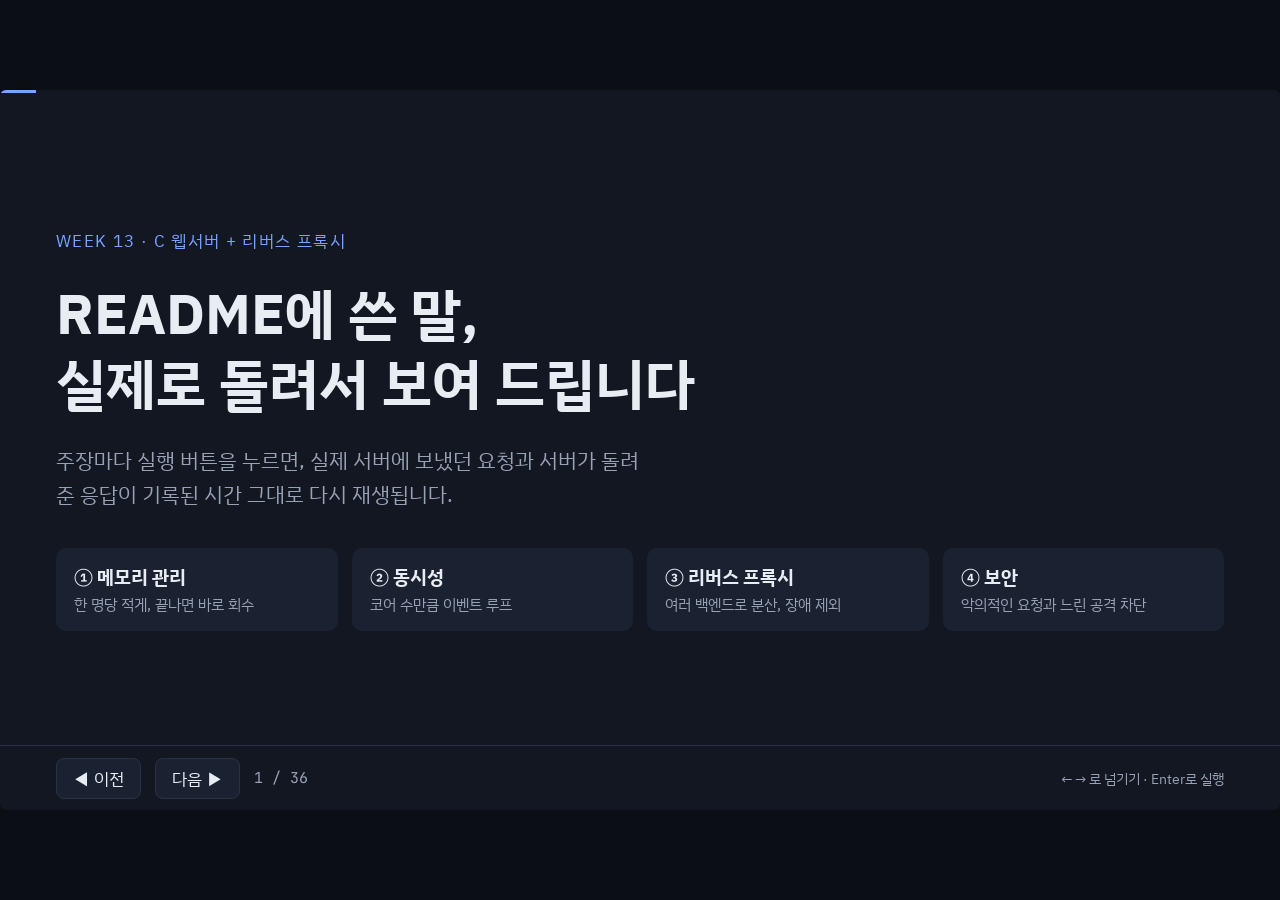
<file: demo/results/deck.html>
<!doctype html><meta charset="utf-8">
<meta name="viewport" content="width=device-width, initial-scale=1">
<title>웹서버 README 실증 덱</title>
<meta name="claude:viewport-fit-sides" content="cover">
<link rel="preconnect" href="https://fonts.googleapis.com">
<link rel="stylesheet" href="https://fonts.googleapis.com/css2?family=IBM+Plex+Sans+KR:wght@400;500;700&family=JetBrains+Mono:wght@400;600&display=swap">
<style>
/* 레이아웃: 1280×720 무대 하나를 화면에 맞춰 줄이고 늘림. 한 번에 슬라이드 하나, 스크롤 없음.
   단일 어두운 무대(발표용)로 고정: 색은 모두 아래 토큰에서 나온다 */
:root {
  color-scheme: dark;
  --room: #0b0e14;
  --stage: #121722;
  --panel: #1a2130;
  --term: #0d1119;
  --fg: #e8ecf3;
  --muted: #98a2b5;
  --line: #2a3346;
  --accent: #7aa2ff;
  --accent-ink: #0b1430;
  --send: #8fb4ff;
  --recv: #86dba4;
  --good: #5fd08f;
  --good-soft: #163525;
  --bad: #ff8a80;
  --limit: #e9c46a;
  --limit-soft: #3a3118;
  --warm: #f0a070;
  --font-body: "IBM Plex Sans KR", "Apple SD Gothic Neo", "Malgun Gothic", system-ui, sans-serif;
  --font-mono: "JetBrains Mono", ui-monospace, "Cascadia Mono", Consolas, monospace;
}
html, body { height: 100%; }
body {
  background: var(--room); color: var(--fg); font-family: var(--font-body);
  overflow: hidden; margin: 0;
}
.viewport { position: fixed; inset: 0; overflow: hidden; }
.stage {
  width: 1280px; height: 720px; background: var(--stage); position: absolute; left: 50%; top: 50%;
  transform-origin: center center; border-radius: 6px; overflow: hidden;
}
.slide { position: absolute; inset: 0; padding: 44px 56px 84px; display: none; flex-direction: column; gap: 18px; }
.slide.active { display: flex; }
.topline { display: flex; justify-content: space-between; align-items: center; font-size: 15px; color: var(--muted); letter-spacing: 0.04em; }
.topline .section { color: var(--accent); font-weight: 600; }
h1, h2 { margin: 0; text-wrap: balance; line-height: 1.25; }
.claim-title { font-size: 34px; font-weight: 700; }
.claim-how { font-size: 18px; color: var(--muted); }

/* 실행 화면 */
.runner { flex: 1; display: grid; grid-template-columns: 1fr; gap: 14px; min-height: 0; }
.runner.with-chart { grid-template-columns: 1.25fr 1fr; }
.term {
  background: var(--term); border: 1px solid var(--line); border-radius: 10px;
  padding: 18px 20px; font-family: var(--font-mono); font-size: 15.5px; line-height: 1.7;
  overflow-y: auto; white-space: pre-wrap; overflow-wrap: anywhere; min-height: 0;
}
.term .out { color: var(--send); }
.term .in { color: var(--recv); }
.term .cmd { color: var(--fg); font-weight: 600; }
.term .note { color: var(--muted); }
.term .placeholder { color: var(--muted); }
.term .ff { color: var(--limit); }
.cursor { display: inline-block; width: 9px; height: 1.1em; background: var(--fg); vertical-align: -3px; animation: blink 1s steps(1) infinite; }
@keyframes blink { 50% { opacity: 0; } }
.chart-box { background: var(--term); border: 1px solid var(--line); border-radius: 10px; padding: 14px 16px; display: grid; grid-template-rows: auto 1fr auto; gap: 8px; min-height: 0; }
.chart-box h3 { margin: 0; font-size: 15px; color: var(--muted); font-weight: 500; }
.chart-box svg { width: 100%; height: 100%; }
.controls { display: flex; align-items: center; gap: 18px; min-height: 56px; }
.run {
  font: inherit; font-size: 19px; font-weight: 700; padding: 12px 26px; border-radius: 10px; border: 0;
  background: var(--accent); color: var(--accent-ink); cursor: pointer; display: inline-flex; gap: 10px; align-items: center;
  white-space: nowrap; flex: none;
}
.verdict .chip { white-space: nowrap; }
.clock { white-space: nowrap; }
.run:disabled { opacity: 0.45; cursor: default; }
button:focus-visible { outline: 3px solid var(--fg); outline-offset: 3px; }
.clock { font-family: var(--font-mono); font-size: 17px; color: var(--muted); font-variant-numeric: tabular-nums; }
.verdict { margin-left: auto; display: none; align-items: center; gap: 14px; font-size: 19px; }
.verdict.show { display: inline-flex; }
.verdict .chip { font-weight: 700; padding: 6px 14px; border-radius: 999px; background: var(--good-soft); color: var(--good); }
.verdict .chip.limit { background: var(--limit-soft); color: var(--limit); }
.verdict .chip.no { background: #3d2120; color: var(--bad); }
.verdict .evidence { font-family: var(--font-mono); font-weight: 600; }

/* 표지·구역·마무리 */
.cover { justify-content: center; gap: 26px; }
.cover .eyebrow { font-size: 17px; color: var(--accent); letter-spacing: 0.08em; }
.cover h1 { font-size: 56px; }
.cover p { font-size: 21px; color: var(--muted); max-width: 46ch; line-height: 1.6; margin: 0; }
.pillars { display: grid; grid-template-columns: repeat(4, 1fr); gap: 14px; margin-top: 10px; }
.pillar { background: var(--panel); border-radius: 10px; padding: 16px 18px; display: grid; gap: 4px; }
.pillar b { font-size: 19px; }
.pillar span { color: var(--muted); font-size: 15px; }
.divider { justify-content: center; gap: 18px; }
.divider .num { font-family: var(--font-mono); font-size: 22px; color: var(--accent); }
.divider h1 { font-size: 64px; }
.divider p { font-size: 25px; color: var(--muted); margin: 0; }
.divider ul { margin: 12px 0 0; padding-left: 22px; color: var(--muted); font-size: 18px; line-height: 1.8; }

/* wrk 구역 */
.lanes { display: grid; gap: 22px; background: var(--panel); border-radius: 12px; padding: 26px 28px; }
.lane { display: grid; gap: 8px; }
.lane-head { display: flex; justify-content: space-between; align-items: baseline; font-size: 21px; }
.lane-count { font-family: var(--font-mono); font-size: 34px; font-weight: 600; font-variant-numeric: tabular-nums; }
.track { height: 38px; background: var(--term); border-radius: 8px; overflow: hidden; }
.fill { height: 100%; width: 0; border-radius: 8px; }
.lane.multi .fill { background: var(--accent); }
.lane.multi .lane-count { color: var(--accent); }
.lane.single .fill { background: var(--warm); }
.lane.single .lane-count { color: var(--warm); }
.levels { display: inline-flex; border: 1px solid var(--line); border-radius: 10px; overflow: hidden; }
.levels button { font: inherit; font-size: 17px; padding: 10px 18px; border: 0; background: transparent; color: var(--fg); cursor: pointer; }
.levels button + button { border-left: 1px solid var(--line); }
.levels button[aria-pressed="true"] { background: var(--fg); color: var(--stage); }
.race-foot { display: flex; justify-content: space-between; align-items: baseline; font-size: 18px; color: var(--muted); }
.race-foot b { font-family: var(--font-mono); font-size: 30px; color: var(--accent); }
.grid2 { display: grid; grid-template-columns: 1fr 1fr; gap: 22px; flex: 1; min-height: 0; }
.box { background: var(--panel); border-radius: 12px; padding: 20px 22px; display: grid; gap: 12px; align-content: start; min-height: 0; }
.box h3 { margin: 0; font-size: 18px; }
.bar-group { display: grid; gap: 5px; }
.bar-label { font-size: 14px; color: var(--muted); }
.bar-row { display: grid; grid-template-columns: 1fr 130px; gap: 10px; align-items: center; }
.bar { height: 18px; border-radius: 5px; }
.bar.multi { background: var(--accent); }
.bar.single { background: var(--warm); }
.bar-value { font-family: var(--font-mono); font-size: 15px; text-align: right; font-variant-numeric: tabular-nums; }
.bar-value.bad { color: var(--bad); }
.legend { display: flex; gap: 22px; font-size: 16px; color: var(--muted); }
.legend i { display: inline-block; width: 14px; height: 14px; border-radius: 3px; margin-right: 8px; vertical-align: -2px; }
.svg-text { fill: var(--muted); font-family: var(--font-mono); font-size: 13px; }
.svg-grid { stroke: var(--line); stroke-width: 1; }
table { border-collapse: collapse; width: 100%; font-size: 16px; }
th, td { padding: 7px 10px; text-align: right; border-bottom: 1px solid var(--line); }
th { color: var(--muted); font-weight: 500; font-size: 14px; }
th:first-child, td:first-child { text-align: left; }
td { font-family: var(--font-mono); font-variant-numeric: tabular-nums; }
.end-score { font-family: var(--font-mono); font-size: 96px; color: var(--good); line-height: 1; }
pre.cmds { margin: 0; background: var(--term); border-radius: 10px; padding: 18px 22px; font-family: var(--font-mono); font-size: 16px; line-height: 1.8; color: var(--fg); }

/* 넘기기 */
.nav {
  position: absolute; left: 0; right: 0; bottom: 0; height: 64px; display: flex; align-items: center; gap: 14px;
  padding: 0 56px; border-top: 1px solid var(--line); background: var(--stage);
}
.nav button { font: inherit; font-size: 17px; background: var(--panel); color: var(--fg); border: 1px solid var(--line); border-radius: 8px; padding: 8px 16px; cursor: pointer; }
.nav .count { font-family: var(--font-mono); color: var(--muted); font-size: 15px; }
.nav .hint { margin-left: auto; color: var(--muted); font-size: 14px; }
.progress { position: absolute; left: 0; top: 0; height: 3px; background: var(--accent); transition: width 0.2s; }
@media (prefers-reduced-motion: reduce) { .cursor { animation: none; } .fill { transition: none !important; } }
</style>

<div class="viewport"><div class="stage" id="stage">
  <div class="progress" id="progress"></div>
  <div id="slides"></div>
  <div class="nav">
    <button type="button" id="prev" aria-label="이전 슬라이드">◀ 이전</button>
    <button type="button" id="next" aria-label="다음 슬라이드">다음 ▶</button>
    <span class="count" id="count"></span>
    <span class="hint">← → 로 넘기기 · Enter로 실행</span>
  </div>
</div></div>

<script>
const DATA = {"proof": {"cores": 18, "results": [{"section": "memory", "claim": "연결 하나의 구조체는 320B", "how": "src/connection.h를 포함해 sizeof(conn_t)를 출력하는 C 파일을 컴파일해 실행", "log": [{"t": 0.0, "text": "$ cat size.c"}, {"t": 0.0, "text": "  int main (void) { printf(\"%zu\", sizeof(conn_t)); }"}, {"t": 0.28, "text": "$ cc -I src size.c -o size && ./size"}, {"t": 0.28, "text": "  320"}], "evidence": "320 바이트", "ok": true, "seconds": 0.28, "run": "memory"}, {"section": "memory", "claim": "버퍼는 필요할 때만 만든다 (가만히 있는 손님은 버퍼 없음)", "how": "손님 5,000명이 연결만 하고 아무것도 안 보낼 때 서버 메모리(/proc의 VmRSS) 변화", "log": [{"t": 0.0, "text": "$ webserver --root www --port 43193 --log-level info --max-connections 20000"}, {"t": 0.5, "text": "서버 VmRSS 1,728 kB   (손님 0명)"}, {"t": 0.65, "text": "→ 손님 5,000명 연결, 아무것도 안 보냄"}, {"t": 2.15, "text": "서버 VmRSS 2,736 kB   (+1,008 kB ÷ 5,000명 = 1명당 206바이트)"}], "evidence": "1명당 206 바이트", "ok": true, "seconds": 2.15, "run": "memory"}, {"section": "memory", "claim": "요청이 들어오면 그때 4KB 버퍼를 만든다", "how": "같은 5,000명이 요청 첫 줄만 보냈을 때 서버 메모리 변화", "log": [{"t": 0.06, "text": "→ 5,000명 모두 'GET /index.html HTTP/1.1' 한 줄만 보냄 (헤더는 아직)"}, {"t": 1.56, "text": "서버 VmRSS 23,184 kB   (+20,448 kB ÷ 5,000명 = 1명당 4.1 KB)"}], "evidence": "1명당 4.1 KB 더 씀", "ok": true, "seconds": 1.56, "run": "memory"}, {"section": "limits", "claim": "요청 줄 8KB 넘으면 414", "how": "URI가 9,000자인 GET", "log": [{"t": 0.0, "text": "→ GET /aaaaaaaaaaaaaaaaaaaaaaaaaaaaaaaaaaa …(총 9,014자)… aaaaaaa HTTP/1.1"}, {"t": 0.0, "text": "→ Host: demo"}, {"t": 0.0, "text": "← HTTP/1.1 414 URI Too Long"}, {"t": 0.0, "text": "← Content-Type: text/html; charset=utf-8"}, {"t": 0.0, "text": "← Content-Length: 96"}, {"t": 0.0, "text": "← Connection: close"}], "evidence": "응답 414", "ok": true, "seconds": 0.0, "run": "limits"}, {"section": "limits", "claim": "헤더 16KB 넘으면 431", "how": "17,000바이트짜리 헤더 하나", "log": [{"t": 0.0, "text": "→ GET / HTTP/1.1"}, {"t": 0.0, "text": "→ Host: demo"}, {"t": 0.0, "text": "→ X-Big: aaaaaaaaaaaaaaaaaaaaaaaaaaaaaaaaa …(총 17,007자)… aaaaaaaaaaaaaaaa"}, {"t": 0.0, "text": "← HTTP/1.1 431 Request Header Fields Too Large"}, {"t": 0.0, "text": "← Content-Type: text/html; charset=utf-8"}, {"t": 0.0, "text": "← Content-Length: 134"}, {"t": 0.0, "text": "← Connection: close"}], "evidence": "응답 431", "ok": true, "seconds": 0.0, "run": "limits"}, {"section": "limits", "claim": "본문 1MB 넘으면 413", "how": "Content-Length: 2,000,000인 POST (본문은 안 보냄)", "log": [{"t": 0.0, "text": "→ POST /index.html HTTP/1.1"}, {"t": 0.0, "text": "→ Host: demo"}, {"t": 0.0, "text": "→ Content-Length: 2000000"}, {"t": 0.0, "text": "← HTTP/1.1 413 Payload Too Large"}, {"t": 0.0, "text": "← Content-Type: text/html; charset=utf-8"}, {"t": 0.0, "text": "← Content-Length: 106"}, {"t": 0.0, "text": "← Connection: close"}], "evidence": "응답 413", "ok": true, "seconds": 0.0, "run": "limits"}, {"section": "cleanup", "claim": "아무것도 안 보내는 손님은 15초 뒤 정리", "how": "연결만 하고 가만히 있기", "log": [{"t": 0.0, "text": "[  0.0초] → 연결함. 아무것도 안 보내고 기다림"}, {"t": 15.0, "text": "[ 15.0초] ← 서버가 연결을 끊음"}], "evidence": "15.0초 뒤 끊김", "ok": true, "seconds": 15.0, "run": "cleanup"}, {"section": "cleanup", "claim": "응답을 받고 쉬는(keep-alive) 손님은 5초 뒤 정리", "how": "요청 하나 보내고 응답을 받은 뒤 가만히 있기", "log": [{"t": 0.0, "text": "[  0.0초] → GET /index.html (keep-alive)"}, {"t": 0.0, "text": "[  0.0초] ← HTTP/1.1 200 OK"}, {"t": 0.0, "text": "[  0.0초]   응답을 받았고, 이제 아무것도 안 보냄"}, {"t": 4.87, "text": "[  4.9초] ← 서버가 연결을 끊음"}], "evidence": "4.9초 뒤 끊김", "ok": true, "seconds": 4.87, "run": "cleanup"}, {"section": "security", "claim": "Slowloris: 요청 읽기는 총 15초 (헤더를 조금씩 보내도 갱신 안 함)", "how": "헤더를 1초에 한 줄씩 끝없이 보내기", "log": [{"t": 0.0, "text": "[  0.0초] → GET /index.html HTTP/1.1  (빈 줄은 영원히 안 보냄)"}, {"t": 1.0, "text": "[  1.0초] → X-Slow-0: a"}, {"t": 2.0, "text": "[  2.0초] → X-Slow-1: a"}, {"t": 5.0, "text": "[  5.0초] → X-Slow-4: a"}, {"t": 10.01, "text": "[ 10.0초] → X-Slow-9: a"}, {"t": 15.02, "text": "[ 15.0초] → X-Slow-14: a"}, {"t": 16.02, "text": "[ 16.0초] ← 서버가 연결을 끊음 (헤더 15줄 보낸 뒤)"}], "evidence": "16.0초 뒤 끊김", "ok": true, "seconds": 16.02, "run": "cleanup"}, {"section": "sigpipe", "claim": "쓰는 도중 손님이 끊어도(SIGPIPE 무시) 그 연결만 닫고 서버는 유지", "how": "50MB 파일을 받다가 1KB만 읽고 강제로 끊기(RST)를 30번 → 다른 요청", "log": [{"t": 0.0, "text": "서버 PID 72, 열린 fd 57개"}, {"t": 0.0, "text": "→ GET /big.bin, 1,000바이트 받고 RST로 끊음  (1번째)"}, {"t": 0.0, "text": "  … 같은 일을 30번"}, {"t": 0.02, "text": "→ GET /big.bin, 1,000바이트 받고 RST로 끊음  (30번째)"}, {"t": 1.02, "text": "서버 PID 72 살아 있음, 열린 fd 57개"}, {"t": 1.02, "text": "→ GET /index.html   ← 200 <html><body>hello</body></html>"}], "evidence": "서버 유지, 다음 요청 200, fd 57 → 57개", "ok": true, "seconds": 1.02, "run": "sigpipe"}, {"section": "shutdown", "claim": "SIGINT을 받으면 새 연결은 거절하고, 처리 중이던 응답은 끝까지 보내고 종료", "how": "3초 걸리는 프록시 요청을 보내 두고 SIGINT → 새로 접속 → 처리 중이던 응답 확인", "log": [{"t": 0.0, "text": "$ webserver --root www --port 39423 --log-level info --config proxy.conf"}, {"t": 0.0, "text": "  proxy.conf: route /py 127.0.0.1:50291"}, {"t": 0.0, "text": "[  0.0초] → GET /py/slow?seconds=3  (백엔드가 3초 뒤 응답)"}, {"t": 0.51, "text": "[  0.5초] $ kill -INT 93"}, {"t": 1.71, "text": "[  1.7초] → 새 손님 접속 시도   ← 연결 거절 (ECONNREFUSED)"}, {"t": 3.0, "text": "[  3.0초] ← 처리 중이던 요청: 200 late"}, {"t": 3.01, "text": "[  3.0초]   서버 프로세스 끝남, 종료 코드 0"}, {"t": 3.01, "text": "  서버 로그: [INFO] 종료 신호를 받음: 진행 중인 응답만 마저 보냄  (×18, 루프마다 한 줄)"}, {"t": 3.01, "text": "  서버 로그: [INFO] 정상 종료"}], "evidence": "새 접속 거절, 처리 중이던 응답 200, 종료 코드 0", "ok": true, "seconds": 3.01, "run": "shutdown"}, {"section": "concurrency", "claim": "루프 수 = 컴퓨터 코어 수 (시작할 때 읽어서 결정)", "how": "--loops 없이 띄운 서버의 시작 로그와 스레드 수", "log": [{"t": 0.0, "text": "$ nproc"}, {"t": 0.0, "text": "  18"}, {"t": 0.0, "text": "$ webserver --root www --port 43211 --log-level info"}, {"t": 0.0, "text": "  서버 로그: [INFO] 포트 43211에서 시작 (루트 /tmp/proof-www, 루프 18개)"}, {"t": 0.0, "text": "$ ls /proc/114/task | wc -l"}, {"t": 0.0, "text": "  19   (루프 18개 + 메인 1개)"}], "evidence": "코어 18개 → 루프 18개", "ok": true, "seconds": 0.0, "run": "concurrency"}, {"section": "concurrency", "claim": "연결 수는 모든 루프가 같이 쓰는 값 하나 (원자 연산)", "how": "루프 18개 서버를 최대 연결 4로 띄우고 4명 연결 → 5번째 손님 → 1명 나감", "log": [{"t": 0.0, "text": "$ webserver --root www --port 46587 --log-level info --max-connections 4"}, {"t": 0.0, "text": "[  0.0초] 손님 1 → GET /index.html   ← 200 (연결 유지)"}, {"t": 0.0, "text": "[  0.0초] 손님 2 → GET /index.html   ← 200 (연결 유지)"}, {"t": 0.0, "text": "[  0.0초] 손님 3 → GET /index.html   ← 200 (연결 유지)"}, {"t": 0.0, "text": "[  0.0초] 손님 4 → GET /index.html   ← 200 (연결 유지)"}, {"t": 0.0, "text": "[  0.0초] 손님 5 → GET /index.html"}, {"t": 1.51, "text": "[  1.5초] 손님 5   1.5초 동안 응답 없음 (커널 대기줄에서 기다리는 중)"}, {"t": 1.51, "text": "[  1.5초] 손님 4가 나감"}, {"t": 1.89, "text": "[  1.9초] 손님 5   ← 200"}], "evidence": "5번째는 기다렸다가 자리가 나자 200", "ok": true, "seconds": 1.89, "run": "concurrency"}, {"section": "proxy", "claim": "경로 규칙별 Round-Robin (루프가 여럿이어도 차례 하나)", "how": "백엔드 B1·B2·B3(자기 포트를 답함)을 /api에 두고 매번 새 연결로 6번 요청 (루프 18개)", "log": [{"t": 0.0, "text": "$ webserver --root www --port 42599 --log-level info --config proxy.conf"}, {"t": 0.0, "text": "  proxy.conf: route /api 127.0.0.1:59217 127.0.0.1:37115 127.0.0.1:43661"}, {"t": 0.0, "text": "  proxy.conf: backend_fail_timeout 10"}, {"t": 0.0, "text": "  B1=59217, B2=37115, B3=43661"}, {"t": 0.0, "text": "→ GET /api/hello   ← 200 backend 59217 | X-Forwarded-For: 127.0.0.1"}, {"t": 0.0, "text": "→ GET /api/hello   ← 200 backend 37115 | X-Forwarded-For: 127.0.0.1"}, {"t": 0.01, "text": "→ GET /api/hello   ← 200 backend 43661 | X-Forwarded-For: 127.0.0.1"}, {"t": 0.01, "text": "→ GET /api/hello   ← 200 backend 59217 | X-Forwarded-For: 127.0.0.1"}, {"t": 0.01, "text": "→ GET /api/hello   ← 200 backend 37115 | X-Forwarded-For: 127.0.0.1"}, {"t": 0.01, "text": "→ GET /api/hello   ← 200 backend 43661 | X-Forwarded-For: 127.0.0.1"}], "evidence": "B1 → B2 → B3 → B1 → B2 → B3", "ok": true, "seconds": 0.01, "run": "proxy"}, {"section": "security", "claim": "X-Forwarded-For 위조는 실제 주소로 덮어씀", "how": "X-Forwarded-For: 6.6.6.6을 넣어 /api 요청 → 백엔드가 실제로 받은 값", "log": [{"t": 0.0, "text": "→ GET /api/who HTTP/1.1"}, {"t": 0.0, "text": "→ Host: demo"}, {"t": 0.0, "text": "→ Connection: close"}, {"t": 0.0, "text": "→ X-Forwarded-For: 6.6.6.6"}, {"t": 0.0, "text": "← HTTP/1.1 200 OK"}, {"t": 0.0, "text": "← Content-Length: 43"}, {"t": 0.0, "text": "← Connection: close"}, {"t": 0.0, "text": "← backend 59217 | X-Forwarded-For: 127.0.0.1"}], "evidence": "백엔드가 받은 값 127.0.0.1", "ok": true, "seconds": 0.0, "run": "proxy"}, {"section": "proxy", "claim": "연결 실패한 백엔드는 10초 동안 뺌", "how": "B2를 죽이고 6번 요청", "log": [{"t": 0.0, "text": "$ kill B2 (포트 37115)"}, {"t": 0.0, "text": "→ GET /api/hello   ← 200 backend 43661 | X-Forwarded-For: 127.0.0.1"}, {"t": 0.0, "text": "→ GET /api/hello   ← 200 backend 43661 | X-Forwarded-For: 127.0.0.1"}, {"t": 0.0, "text": "→ GET /api/hello   ← 200 backend 59217 | X-Forwarded-For: 127.0.0.1"}, {"t": 0.0, "text": "→ GET /api/hello   ← 200 backend 43661 | X-Forwarded-For: 127.0.0.1"}, {"t": 0.01, "text": "→ GET /api/hello   ← 200 backend 43661 | X-Forwarded-For: 127.0.0.1"}, {"t": 0.01, "text": "→ GET /api/hello   ← 200 backend 59217 | X-Forwarded-For: 127.0.0.1"}], "evidence": "상태 200 200 200 200 200 200, 응답한 백엔드 B3 B3 B1 B3 B3 B1", "ok": true, "seconds": 0.01, "run": "proxy"}, {"section": "proxy", "claim": "백엔드가 전부 죽으면 502, 정적 파일은 프록시를 거치지 않음", "how": "백엔드 셋 다 죽이고 /api와 /index.html 요청", "log": [{"t": 0.0, "text": "$ kill B1 B3"}, {"t": 0.0, "text": "→ GET /api/hello   ← 502 <html><head><title>502 Bad Gateway</titl …(총 93자)… 1></body></html>"}, {"t": 0.0, "text": "→ GET /index.html   ← 200 <html><body>hello</body></html>"}], "evidence": "/api → 502, /index.html → 200", "ok": true, "seconds": 0.0, "run": "proxy"}, {"section": "proxy", "claim": "배압: 손님이 느리면 64KB에서 백엔드 읽기를 멈춤 (메모리 보호)", "how": "백엔드가 300MB를 보내는데 손님은 64KB만 읽고 멈춤 → 서버 메모리 변화", "log": [{"t": 0.0, "text": "서버 VmRSS 1,872 kB"}, {"t": 0.0, "text": "→ GET /py/big?mb=300   (백엔드가 300MB를 보냄)"}, {"t": 0.0, "text": "← 65,536바이트 받고 읽기를 멈춤"}, {"t": 1.0, "text": "  1초 뒤 서버 VmRSS 2,160 kB"}, {"t": 2.0, "text": "  2초 뒤 서버 VmRSS 2,160 kB"}, {"t": 3.0, "text": "  3초 뒤 서버 VmRSS 2,160 kB"}, {"t": 4.0, "text": "  4초 뒤 서버 VmRSS 2,160 kB"}], "evidence": "0.3 MB 늘어남 (쌓아 뒀다면 300MB)", "ok": true, "seconds": 4.0, "run": "proxy"}, {"section": "security", "claim": "../ 경로 이동은 404", "how": "GET /../etc/passwd (curl처럼 정리하지 않고 그대로)", "log": [{"t": 0.0, "text": "→ GET /../etc/passwd HTTP/1.1"}, {"t": 0.0, "text": "→ Host: demo"}, {"t": 0.0, "text": "← HTTP/1.1 404 Not Found"}, {"t": 0.0, "text": "← Content-Type: text/html; charset=utf-8"}, {"t": 0.0, "text": "← Content-Length: 90"}, {"t": 0.0, "text": "← Connection: keep-alive"}], "evidence": "응답 404", "ok": true, "seconds": 0.0, "run": "security"}, {"section": "security", "claim": "숨김 파일 .env는 404", "how": "www/.env를 만들어 두고 GET /.env", "log": [{"t": 0.0, "text": "→ GET /.env HTTP/1.1"}, {"t": 0.0, "text": "→ Host: demo"}, {"t": 0.0, "text": "← HTTP/1.1 404 Not Found"}, {"t": 0.0, "text": "← Content-Type: text/html; charset=utf-8"}, {"t": 0.0, "text": "← Content-Length: 90"}, {"t": 0.0, "text": "← Connection: keep-alive"}], "evidence": "응답 404", "ok": true, "seconds": 0.0, "run": "security"}, {"section": "security", "claim": "%2F 우회는 400", "how": "GET /a%2Fb", "log": [{"t": 0.0, "text": "→ GET /a%2Fb HTTP/1.1"}, {"t": 0.0, "text": "→ Host: demo"}, {"t": 0.0, "text": "← HTTP/1.1 400 Bad Request"}, {"t": 0.0, "text": "← Content-Type: text/html; charset=utf-8"}, {"t": 0.0, "text": "← Content-Length: 94"}, {"t": 0.0, "text": "← Connection: close"}], "evidence": "응답 400", "ok": true, "seconds": 0.0, "run": "security"}, {"section": "security", "claim": "%00 우회는 400", "how": "GET /index.html%00.png", "log": [{"t": 0.0, "text": "→ GET /index.html%00.png HTTP/1.1"}, {"t": 0.0, "text": "→ Host: demo"}, {"t": 0.0, "text": "← HTTP/1.1 400 Bad Request"}, {"t": 0.0, "text": "← Content-Type: text/html; charset=utf-8"}, {"t": 0.0, "text": "← Content-Length: 94"}, {"t": 0.0, "text": "← Connection: close"}], "evidence": "응답 400", "ok": true, "seconds": 0.0, "run": "security"}, {"section": "security", "claim": "심볼릭 링크는 403", "how": "www/link → /etc/passwd를 만들어 두고 GET /link", "log": [{"t": 0.0, "text": "→ GET /link HTTP/1.1"}, {"t": 0.0, "text": "→ Host: demo"}, {"t": 0.0, "text": "← HTTP/1.1 403 Forbidden"}, {"t": 0.0, "text": "← Content-Type: text/html; charset=utf-8"}, {"t": 0.0, "text": "← Content-Length: 90"}, {"t": 0.0, "text": "← Connection: keep-alive"}], "evidence": "응답 403", "ok": true, "seconds": 0.0, "run": "security"}, {"section": "security", "claim": "요청 스머글링: Transfer-Encoding + Content-Length 동시면 400", "how": "두 헤더를 함께 보낸 POST", "log": [{"t": 0.0, "text": "→ POST /index.html HTTP/1.1"}, {"t": 0.0, "text": "→ Host: demo"}, {"t": 0.0, "text": "→ Transfer-Encoding: chunked"}, {"t": 0.0, "text": "→ Content-Length: 5"}, {"t": 0.0, "text": "→ (본문 5바이트)"}, {"t": 0.0, "text": "← HTTP/1.1 400 Bad Request"}, {"t": 0.0, "text": "← Content-Type: text/html; charset=utf-8"}, {"t": 0.0, "text": "← Content-Length: 94"}, {"t": 0.0, "text": "← Connection: close"}], "evidence": "응답 400", "ok": true, "seconds": 0.0, "run": "security"}, {"section": "attack", "claim": "slowhttptest Slowloris 1,000명: 약 15초에 정리, 서비스 유지", "how": "slowhttptest -H: 1,000명이 헤더를 5초마다 조금씩 보냄. 최대 40초 (공격 연결이 다 끊기면 일찍 끝남)", "log": [{"t": 0.0, "text": "$ slowhttptest -c 1000 -H -i 5 -r 200 -t GET -u http://서버/index.html -x 24 -p 3 -l 40"}, {"t": 20.47, "text": "    0초  붙어 있음    0  서버가 끊음    0  정상 요청 응답함"}, {"t": 20.47, "text": "    5초  붙어 있음  928  서버가 끊음    0  정상 요청 응답함"}, {"t": 20.47, "text": "   10초  붙어 있음 1000  서버가 끊음    0  정상 요청 응답함"}, {"t": 20.47, "text": "   15초  붙어 있음 1000  서버가 끊음    0  정상 요청 응답함"}, {"t": 20.47, "text": "   20초  붙어 있음   73  서버가 끊음  927  정상 요청 응답함"}], "evidence": "최대 동시 1000명, 16초부터 끊기 시작해 927개 정리, 서비스가 안 된 초 0번", "ok": true, "seconds": 20.47, "run": "attack"}, {"section": "attack", "claim": "한계: Slow Read(응답을 아주 느리게 받는 손님)는 정리되지 않음", "how": "slowhttptest -X: 500명이 50MB 파일 응답을 5초에 32바이트씩 읽음. 40초", "log": [{"t": 0.0, "text": "$ slowhttptest -c 500 -X -r 200 -w 512 -y 1024 -n 5 -z 32 -k 3 -u http://서버/big.bin -p 3 -l 40"}, {"t": 41.16, "text": "    0초  붙어 있음    0  서버가 끊음    0  정상 요청 응답함"}, {"t": 41.16, "text": "    5초  붙어 있음  500  서버가 끊음    0  정상 요청 응답함"}, {"t": 41.16, "text": "   10초  붙어 있음  500  서버가 끊음    0  정상 요청 응답함"}, {"t": 41.16, "text": "   15초  붙어 있음  500  서버가 끊음    0  정상 요청 응답함"}, {"t": 41.16, "text": "   20초  붙어 있음  500  서버가 끊음    0  정상 요청 응답함"}, {"t": 41.16, "text": "   25초  붙어 있음  500  서버가 끊음    0  정상 요청 응답함"}, {"t": 41.16, "text": "   30초  붙어 있음  500  서버가 끊음    0  정상 요청 응답함"}, {"t": 41.16, "text": "   35초  붙어 있음  500  서버가 끊음    0  정상 요청 응답함"}, {"t": 41.16, "text": "   40초  붙어 있음  500  서버가 끊음    0  정상 요청 응답함"}, {"t": 41.16, "text": "   41초  붙어 있음  500  서버가 끊음    0  정상 요청 응답함"}], "evidence": "40초 뒤에도 500명 남음, 서버가 끊은 연결 0개", "ok": true, "seconds": 41.16, "run": "attack"}]}, "slowloris": [{"t": 0, "connected": 0, "closed": 0, "up": true}, {"t": 1, "connected": 189, "closed": 0, "up": true}, {"t": 2, "connected": 376, "closed": 0, "up": true}, {"t": 3, "connected": 565, "closed": 0, "up": true}, {"t": 4, "connected": 746, "closed": 0, "up": true}, {"t": 5, "connected": 928, "closed": 0, "up": true}, {"t": 6, "connected": 1000, "closed": 0, "up": true}, {"t": 7, "connected": 1000, "closed": 0, "up": true}, {"t": 8, "connected": 1000, "closed": 0, "up": true}, {"t": 9, "connected": 1000, "closed": 0, "up": true}, {"t": 10, "connected": 1000, "closed": 0, "up": true}, {"t": 11, "connected": 1000, "closed": 0, "up": true}, {"t": 12, "connected": 1000, "closed": 0, "up": true}, {"t": 13, "connected": 1000, "closed": 0, "up": true}, {"t": 14, "connected": 1000, "closed": 0, "up": true}, {"t": 15, "connected": 1000, "closed": 0, "up": true}, {"t": 16, "connected": 812, "closed": 188, "up": true}, {"t": 17, "connected": 625, "closed": 375, "up": true}, {"t": 18, "connected": 436, "closed": 564, "up": true}, {"t": 19, "connected": 255, "closed": 745, "up": true}, {"t": 20, "connected": 73, "closed": 927, "up": true}], "slowread": [{"t": 0, "connected": 0, "closed": 0, "up": true}, {"t": 1, "connected": 216, "closed": 0, "up": true}, {"t": 2, "connected": 405, "closed": 0, "up": true}, {"t": 3, "connected": 500, "closed": 0, "up": true}, {"t": 4, "connected": 500, "closed": 0, "up": true}, {"t": 5, "connected": 500, "closed": 0, "up": true}, {"t": 6, "connected": 500, "closed": 0, "up": true}, {"t": 7, "connected": 500, "closed": 0, "up": true}, {"t": 8, "connected": 500, "closed": 0, "up": true}, {"t": 9, "connected": 500, "closed": 0, "up": true}, {"t": 10, "connected": 500, "closed": 0, "up": true}, {"t": 11, "connected": 500, "closed": 0, "up": true}, {"t": 12, "connected": 500, "closed": 0, "up": true}, {"t": 13, "connected": 500, "closed": 0, "up": true}, {"t": 14, "connected": 500, "closed": 0, "up": true}, {"t": 15, "connected": 500, "closed": 0, "up": true}, {"t": 16, "connected": 500, "closed": 0, "up": true}, {"t": 17, "connected": 500, "closed": 0, "up": true}, {"t": 18, "connected": 500, "closed": 0, "up": true}, {"t": 19, "connected": 500, "closed": 0, "up": true}, {"t": 20, "connected": 500, "closed": 0, "up": true}, {"t": 21, "connected": 500, "closed": 0, "up": true}, {"t": 22, "connected": 500, "closed": 0, "up": true}, {"t": 23, "connected": 500, "closed": 0, "up": true}, {"t": 24, "connected": 500, "closed": 0, "up": true}, {"t": 25, "connected": 500, "closed": 0, "up": true}, {"t": 26, "connected": 500, "closed": 0, "up": true}, {"t": 27, "connected": 500, "closed": 0, "up": true}, {"t": 28, "connected": 500, "closed": 0, "up": true}, {"t": 29, "connected": 500, "closed": 0, "up": true}, {"t": 30, "connected": 500, "closed": 0, "up": true}, {"t": 31, "connected": 500, "closed": 0, "up": true}, {"t": 32, "connected": 500, "closed": 0, "up": true}, {"t": 33, "connected": 500, "closed": 0, "up": true}, {"t": 34, "connected": 500, "closed": 0, "up": true}, {"t": 35, "connected": 500, "closed": 0, "up": true}, {"t": 36, "connected": 500, "closed": 0, "up": true}, {"t": 37, "connected": 500, "closed": 0, "up": true}, {"t": 38, "connected": 500, "closed": 0, "up": true}, {"t": 39, "connected": 500, "closed": 0, "up": true}, {"t": 40, "connected": 500, "closed": 0, "up": true}, {"t": 41, "connected": 500, "closed": 0, "up": true}], "load": {"tool": "wrk", "runs": [{"rps": 171700, "ok": 3448706, "not_ok": 0, "timeouts": 0, "socket_errors": 0, "p50_ms": 0.39, "p99_ms": 14.87, "max_ms": 78.73, "seconds": 20.1, "loops": 9, "connections": 100}, {"rps": 195651, "ok": 3932990, "not_ok": 0, "timeouts": 0, "socket_errors": 0, "p50_ms": 3.83, "p99_ms": 40.96, "max_ms": 183.61, "seconds": 20.1, "loops": 9, "connections": 1000}, {"rps": 140400, "ok": 2820482, "not_ok": 0, "timeouts": 0, "socket_errors": 0, "p50_ms": 63.77, "p99_ms": 148.93, "max_ms": 384.71, "seconds": 20.1, "loops": 9, "connections": 10000}, {"rps": 53570, "ok": 1074021, "not_ok": 0, "timeouts": 0, "socket_errors": 0, "p50_ms": 1.57, "p99_ms": 5.07, "max_ms": 29.71, "seconds": 20.1, "loops": 1, "connections": 100}, {"rps": 39635, "ok": 796548, "not_ok": 0, "timeouts": 0, "socket_errors": 0, "p50_ms": 24.27, "p99_ms": 46.99, "max_ms": 212.75, "seconds": 20.1, "loops": 1, "connections": 1000}, {"rps": 34849, "ok": 699649, "not_ok": 0, "timeouts": 3942, "socket_errors": 0, "p50_ms": 264.59, "p99_ms": 363.88, "max_ms": 1990.0, "seconds": 20.1, "loops": 1, "connections": 10000}]}, "scaling": {"tool": "wrk", "connections": 1000, "points": [{"rps": 41079, "ok": 618472, "not_ok": 0, "timeouts": 0, "socket_errors": 0, "p50_ms": 23.76, "p99_ms": 33.96, "max_ms": 141.75, "seconds": 15.1, "loops": 1, "busy_cores": 1.03, "speedup": 1.0, "ideal_rps": 41079, "rps_per_busy_core": 39883}, {"rps": 83582, "ok": 1262053, "not_ok": 0, "timeouts": 0, "socket_errors": 0, "p50_ms": 11.27, "p99_ms": 22.01, "max_ms": 94.38, "seconds": 15.1, "loops": 2, "busy_cores": 1.97, "speedup": 2.03, "ideal_rps": 82158, "rps_per_busy_core": 42427}, {"rps": 109792, "ok": 1647952, "not_ok": 0, "timeouts": 0, "socket_errors": 0, "p50_ms": 8.82, "p99_ms": 14.36, "max_ms": 46.67, "seconds": 15.0, "loops": 3, "busy_cores": 2.79, "speedup": 2.67, "ideal_rps": 123237, "rps_per_busy_core": 39352}, {"rps": 139103, "ok": 2098552, "not_ok": 0, "timeouts": 0, "socket_errors": 0, "p50_ms": 6.96, "p99_ms": 11.87, "max_ms": 45.47, "seconds": 15.1, "loops": 4, "busy_cores": 3.69, "speedup": 3.39, "ideal_rps": 164316, "rps_per_busy_core": 37697}, {"rps": 188480, "ok": 2844042, "not_ok": 0, "timeouts": 0, "socket_errors": 0, "p50_ms": 5.03, "p99_ms": 12.79, "max_ms": 68.46, "seconds": 15.1, "loops": 6, "busy_cores": 5.44, "speedup": 4.59, "ideal_rps": 246474, "rps_per_busy_core": 34647}, {"rps": 246053, "ok": 3706674, "not_ok": 0, "timeouts": 0, "socket_errors": 0, "p50_ms": 3.28, "p99_ms": 16.68, "max_ms": 57.62, "seconds": 15.1, "loops": 9, "busy_cores": 7.86, "speedup": 5.99, "ideal_rps": 369711, "rps_per_busy_core": 31304}]}};
const fmt = n => Number(n).toLocaleString("ko-KR");
const escape = text => String(text).replace(/[&<>]/g, c => ({ "&": "&amp;", "<": "&lt;", ">": "&gt;" }[c]));
const sleep = ms => new Promise(resolve => setTimeout(resolve, ms));
const REDUCED = window.matchMedia("(prefers-reduced-motion: reduce)").matches;
const SECTIONS = [
  { key: "memory", num: "①", title: "메모리 관리", short: "한 명당 적게, 끝나면 바로 회수", thesis: "메모리는 유한하다 → 한 명당 적게 쓰고, 끝난 연결은 바로 회수" },
  { key: "concurrency", num: "②", title: "동시성", short: "코어 수만큼 이벤트 루프", thesis: "많은 요청을 동시에 → 스레드가 잠들지 않는 구조로" },
  { key: "proxy", num: "③", title: "리버스 프록시", short: "여러 백엔드로 분산, 장애 제외", thesis: "백엔드 한 대의 과부하 → 앞에서 받아 여러 대로 분산" },
  { key: "security", num: "④", title: "보안", short: "악의적인 요청과 느린 공격 차단", thesis: "사용자가 많으면 공격도 섞인다" },
  { key: "limit", num: "한계", title: "README에 적은 한계", thesis: "한계로 적은 것도 정말 그런지 확인" },
];
const groupOf = r => {
  if (r.claim.startsWith("한계")) { return "limit"; }
  if (["memory", "limits", "cleanup", "sigpipe", "shutdown"].includes(r.section)) { return "memory"; }
  if (r.section === "attack") { return "security"; }
  return r.section;
};
/* slowhttptest 표 줄은 도구가 끝난 뒤 CSV에서 한꺼번에 찍혔다. 줄에 적힌 초(공격 시작 기준)에 맞춰 내보낸다 */
const entriesOf = r => {
  const entries = (r.log || []).map((entry, i) => typeof entry === "string" ? { t: i * 0.3, text: entry } : entry);
  const command = entries.find(entry => entry.text.startsWith("$ slowhttptest"));
  return entries.map(entry => {
    const match = command && entry.text.match(/^\s*(\d+)초\s+붙어 있음/);
    return match ? { t: command.t + Number(match[1]), text: entry.text } : entry;
  });
};
const kindOf = line => {
  if (/^(\[[ \d.]+초\] )?\$/.test(line)) { return "cmd"; }
  if (line.includes("←")) { return "in"; }
  if (/^(\[[ \d.]+초\] )?(손님 \d )?→/.test(line) || line.startsWith("→")) { return "out"; }
  return "note";
};

/* ── 슬라이드 목록 만들기 ── */
const slides = [];
const results = DATA.proof.results;
const passed = results.filter(r => r.ok).length;

slides.push({ kind: "cover", html: `
  <div class="eyebrow">WEEK 13 · C 웹서버 + 리버스 프록시</div>
  <h1>README에 쓴 말,<br>실제로 돌려서 보여 드립니다</h1>
  <p>주장마다 실행 버튼을 누르면, 실제 서버에 보냈던 요청과 서버가 돌려준 응답이 기록된 시간 그대로 다시 재생됩니다.</p>
  <div class="pillars">${SECTIONS.slice(0, 4).map(s => `<div class="pillar"><b>${s.num} ${s.title}</b><span>${s.short}</span></div>`).join("")}</div>` });

SECTIONS.forEach(section => {
  const claims = results.filter(r => groupOf(r) === section.key);
  if (!claims.length) { return; }
  slides.push({ kind: "divider", html: `
    <div class="num">${section.num}</div><h1>${section.title}</h1><p>${section.thesis}</p>
    <ul>${claims.map(r => `<li>${escape(r.claim)}</li>`).join("")}</ul>` });
  claims.forEach(r => slides.push({ kind: "claim", section, result: r }));
});
slides.push({ kind: "race" }, { kind: "bars" }, { kind: "scaling" }, { kind: "end" });

/* ── 그리기 (아래 상수가 모두 선언된 뒤 맨 끝에서 부른다) ── */
function drawSlides() {
const box = document.getElementById("slides");
slides.forEach((slide, index) => {
  const element = document.createElement("section");
  element.className = "slide" + (slide.kind === "cover" ? " cover" : slide.kind === "divider" ? " divider" : "");
  element.id = "slide-" + index;
  element.setAttribute("aria-roledescription", "slide");
  if (slide.html) { element.innerHTML = slide.html; }
  if (slide.kind === "claim") { element.innerHTML = renderClaim(slide, index); }
  if (slide.kind === "race") { element.innerHTML = renderRace(); }
  if (slide.kind === "bars") { element.innerHTML = renderBars(); }
  if (slide.kind === "scaling") { element.innerHTML = renderScaling(); }
  if (slide.kind === "end") { element.innerHTML = renderEnd(); }
  box.appendChild(element);
});
}

function topline(label) {
  return `<div class="topline"><span class="section">${label}</span><span>실제 기록 재생 · Docker Ubuntu 24.04, 코어 ${DATA.proof.cores}개</span></div>`;
}

function chartFor(result) {
  if (result.claim.includes("Slowloris 1,000명")) { return { rows: DATA.slowloris, title: "slowhttptest가 본 공격 연결 수", marker: 15 }; }
  if (result.claim.startsWith("한계: Slow Read")) { return { rows: DATA.slowread, title: "slowhttptest가 본 공격 연결 수", marker: 0 }; }
  return null;
}

function renderClaim(slide, index) {
  const r = slide.result;
  const chart = chartFor(r);
  return topline(`${slide.section.num} ${slide.section.title}`) +
    `<h2 class="claim-title">${escape(r.claim)}</h2><div class="claim-how">${escape(r.how)}</div>
    <div class="runner${chart ? " with-chart" : ""}">
      <div class="term" id="term-${index}" aria-live="polite"></div>
      ${chart ? `<div class="chart-box"><h3>${chart.title}</h3><svg id="chart-${index}" viewBox="0 0 460 300" preserveAspectRatio="none" role="img" aria-label="${chart.title}"></svg>
        <div class="legend"><span><i style="background:var(--accent)"></i>붙어 있음</span><span><i style="background:var(--warm)"></i>서버가 끊음(누적)</span></div></div>` : ""}
    </div>
    <div class="controls">
      <button class="run" type="button" id="run-${index}">▶ 실행</button>
      <span class="clock" id="clock-${index}"></span>
      <span class="verdict" id="verdict-${index}"></span>
    </div>`;
}

/* ── 기록 재생 ── */
let playToken = 0;

function resetClaim(index) {
  const slide = slides[index];
  const term = document.getElementById("term-" + index);
  const first = entriesOf(slide.result).find(entry => kindOf(entry.text) === "cmd" || kindOf(entry.text) === "out");
  term.innerHTML = `<span class="placeholder">▶ 실행을 누르면 실제로 보냈던 요청과 받은 응답을 기록된 시간대로 재생합니다.</span>\n<span class="cursor"></span>`;
  document.getElementById("clock-" + index).textContent = "";
  const verdict = document.getElementById("verdict-" + index);
  verdict.className = "verdict";
  verdict.innerHTML = "";
  document.getElementById("run-" + index).disabled = false;
  document.getElementById("run-" + index).textContent = "▶ 실행";
  const chart = chartFor(slide.result);
  if (chart) { drawAttack(document.getElementById("chart-" + index), chart, -1); }
  return first;
}

async function playClaim(index) {
  const token = ++playToken;
  const slide = slides[index];
  const r = slide.result;
  const entries = entriesOf(r);
  const term = document.getElementById("term-" + index);
  const clock = document.getElementById("clock-" + index);
  const button = document.getElementById("run-" + index);
  const chart = chartFor(r);
  resetClaim(index);
  button.disabled = true;
  button.textContent = "실행 중…";
  term.innerHTML = "";
  let recorded = 0;
  const alive = () => token === playToken;
  const showClock = seconds => { clock.textContent = `경과 ${seconds.toFixed(1)}초 (실제 기록 기준)`; };
  showClock(0);
  entries.sort((a, b) => a.t - b.t);
  for (const entry of entries) {
    if (!alive()) { return; }
    await waitRecorded(recorded, entry.t, showClock, term, alive, chart ? progress => drawAttack(document.getElementById("chart-" + index), chart, progress) : null, r.seconds);
    if (!alive()) { return; }
    recorded = Math.max(recorded, entry.t);
    await writeLine(term, entry.text, alive);
  }
  await waitRecorded(recorded, r.seconds || recorded, showClock, term, alive, null, r.seconds);
  if (!alive()) { return; }
  if (chart) { drawAttack(document.getElementById("chart-" + index), chart, 1); }
  showClock(r.seconds || recorded);
  const verdict = document.getElementById("verdict-" + index);
  const chip = !r.ok ? '<span class="chip no">✘ 다름</span>'
    : r.claim.startsWith("한계") ? '<span class="chip limit">한계 확인</span>' : '<span class="chip">✔ README대로</span>';
  verdict.innerHTML = `${chip}<span class="evidence">${escape(r.evidence)}</span>`;
  verdict.className = "verdict show";
  button.disabled = false;
  button.textContent = "↻ 다시 실행";
}

/* 1.5초 넘는 기다림은 빨리 감되, 시계는 실제 기록 시간을 보여 준다 */
async function waitRecorded(from, to, showClock, term, alive, onProgress, total) {
  const gap = to - from;
  if (gap <= 0.01) { return; }
  const fast = gap > 1.5;
  const duration = REDUCED ? 0 : fast ? Math.min(3200, 900 + gap * 120) : gap * 1000;
  let note = null;
  if (fast && duration > 0) {
    note = document.createElement("span");
    note.className = "ff";
    note.textContent = `⏩ 실제로는 ${gap.toFixed(1)}초 기다림 (빨리 감는 중)\n`;
    term.appendChild(note);
    term.scrollTop = term.scrollHeight;
  }
  const start = performance.now();
  while (alive()) {
    const ratio = duration ? Math.min((performance.now() - start) / duration, 1) : 1;
    const now = from + gap * ratio;
    showClock(now);
    if (onProgress && total) { onProgress(now / total); }
    if (ratio >= 1) { break; }
    await sleep(40);
  }
  if (note) { note.remove(); }
}

async function writeLine(term, text, alive) {
  const span = document.createElement("span");
  span.className = kindOf(text);
  term.appendChild(span);
  term.appendChild(document.createTextNode("\n"));
  const typed = span.className === "cmd" || span.className === "out";
  if (!typed || REDUCED) {
    span.textContent = text;
  } else {
    const step = Math.max(1, Math.ceil(text.length / 45));
    for (let i = 0; i < text.length && alive(); i += step) {
      span.textContent = text.slice(0, i + step);
      term.scrollTop = term.scrollHeight;
      await sleep(14);
    }
    span.textContent = text;
  }
  term.scrollTop = term.scrollHeight;
  if (!typed && !REDUCED) { await sleep(90); }
}

function drawAttack(svg, chart, progress) {
  const rows = chart.rows;
  if (!svg || !rows.length) { return; }
  const width = 460, height = 300, left = 46, right = 10, top = 12, bottom = 28;
  const maxT = rows[rows.length - 1].t;
  const maxY = Math.max(...rows.map(r => Math.max(r.connected, r.closed)));
  const yTop = Math.ceil(maxY / 250) * 250 || 250;
  const x = t => left + t / maxT * (width - left - right);
  const y = v => top + (1 - v / yTop) * (height - top - bottom);
  const shown = progress < 0 ? [] : rows.filter(r => r.t <= progress * maxT + 0.001);
  let html = "";
  for (let v = 0; v <= yTop; v += yTop / 4) {
    html += `<line class="svg-grid" x1="${left}" x2="${width - right}" y1="${y(v)}" y2="${y(v)}"/><text class="svg-text" x="${left - 6}" y="${y(v) + 4}" text-anchor="end">${fmt(v)}</text>`;
  }
  for (let t = 0; t <= maxT; t += 10) {
    html += `<text class="svg-text" x="${x(t)}" y="${height - 8}" text-anchor="middle">${t}초</text>`;
  }
  if (chart.marker) {
    html += `<line x1="${x(chart.marker)}" x2="${x(chart.marker)}" y1="${top}" y2="${height - bottom}" stroke="var(--fg)" stroke-dasharray="4 4" opacity="0.5"/>` +
      `<text class="svg-text" x="${x(chart.marker) + 5}" y="${top + 12}" style="fill:var(--fg)">${chart.marker}초</text>`;
  }
  if (shown.length) {
    html += `<polyline fill="none" stroke="var(--accent)" stroke-width="3" points="${shown.map(r => `${x(r.t)},${y(r.connected)}`).join(" ")}"/>`;
    html += `<polyline fill="none" stroke="var(--warm)" stroke-width="3" points="${shown.map(r => `${x(r.t)},${y(r.closed)}`).join(" ")}"/>`;
  }
  svg.innerHTML = html;
}

/* ── wrk 구역 ── */
const LOAD = DATA.load;
const MULTI = LOAD ? Math.max(...LOAD.runs.map(r => r.loops)) : 0;
const LEVELS = LOAD ? [...new Set(LOAD.runs.map(r => r.connections))].sort((a, b) => a - b) : [];
const findRun = (loops, c) => LOAD.runs.find(r => r.loops === loops && r.connections === c);
let raceLevel = LEVELS.includes(10000) ? 10000 : LEVELS[0];

function renderRace() {
  if (!LOAD) { return topline("② 동시성 · wrk") + "<h2 class='claim-title'>wrk 결과 없음</h2>"; }
  return topline("② 동시성 · wrk 부하 테스트") +
    `<h2 class="claim-title">같은 코어 9개, 같은 20초: 몇 건이나 처리했나</h2>
    <div class="claim-how">wrk 4.2 (과제 문서의 부하 도구) · 서버 코어 9개, wrk는 다른 코어 9개 · 2초 안에 응답 없으면 타임아웃</div>
    <div class="controls"><div class="levels" role="group" aria-label="동시 연결 수">${LEVELS.map(c =>
      `<button type="button" data-level="${c}">연결 ${fmt(c)}</button>`).join("")}</div>
      <button class="run" type="button" id="race-run">▶ 재생</button></div>
    <div class="lanes">
      <div class="lane multi"><div class="lane-head"><span>멀티 루프 (루프 ${MULTI}개)</span><span class="lane-count" id="race-multi">0</span></div><div class="track"><div class="fill" id="race-fill-multi"></div></div><div class="bar-label" id="race-sub-multi"></div></div>
      <div class="lane single"><div class="lane-head"><span>단일 루프 (루프 1개)</span><span class="lane-count" id="race-single">0</span></div><div class="track"><div class="fill" id="race-fill-single"></div></div><div class="bar-label" id="race-sub-single"></div></div>
    </div>
    <div class="race-foot"><span id="race-clock"></span><span id="race-verdict"></span></div>`;
}

let raceFrame = null;
function setRaceLevel(level) {
  raceLevel = level;
  cancelAnimationFrame(raceFrame);
  document.querySelectorAll("[data-level]").forEach(b => b.setAttribute("aria-pressed", String(Number(b.dataset.level) === level)));
  const m = findRun(MULTI, level), s = findRun(1, level);
  document.getElementById("race-multi").textContent = "0";
  document.getElementById("race-single").textContent = "0";
  document.getElementById("race-fill-multi").style.width = "0%";
  document.getElementById("race-fill-single").style.width = "0%";
  document.getElementById("race-sub-multi").textContent = "";
  document.getElementById("race-sub-single").textContent = "";
  document.getElementById("race-clock").textContent = `동시 연결 ${fmt(level)}개 · ▶ 재생을 누르세요`;
  document.getElementById("race-verdict").innerHTML = "";
}

function playRace() {
  cancelAnimationFrame(raceFrame);
  const m = findRun(MULTI, raceLevel), s = findRun(1, raceLevel);
  const replayMs = REDUCED ? 1 : 6000, start = performance.now();
  const step = now => {
    const p = Math.min((now - start) / replayMs, 1);
    document.getElementById("race-multi").textContent = fmt(Math.round(m.ok * p));
    document.getElementById("race-single").textContent = fmt(Math.round(s.ok * p));
    document.getElementById("race-fill-multi").style.width = (p * 100) + "%";
    document.getElementById("race-fill-single").style.width = (s.ok / m.ok * p * 100) + "%";
    document.getElementById("race-clock").textContent = `${(m.seconds * p).toFixed(1)}초 / ${m.seconds}초 (6초로 줄여 재생)`;
    if (p < 1) { raceFrame = requestAnimationFrame(step); return; }
    document.getElementById("race-sub-multi").textContent = `초당 ${fmt(m.rps)} · p99 ${m.p99_ms} ms · 타임아웃 ${fmt(m.timeouts)}`;
    document.getElementById("race-sub-single").textContent = `초당 ${fmt(s.rps)} · p99 ${s.p99_ms} ms · 타임아웃 ${fmt(s.timeouts)}`;
    document.getElementById("race-verdict").innerHTML = `<b>${(m.ok / s.ok).toFixed(1)}배</b> 더 처리`;
  };
  raceFrame = requestAnimationFrame(step);
}

function renderBars() {
  if (!LOAD) { return ""; }
  const maxRps = Math.max(...LOAD.runs.map(r => r.rps));
  const maxP99 = Math.max(...LOAD.runs.map(r => r.p99_ms));
  const group = (key, max, format) => LEVELS.map(c => `<div class="bar-group"><span class="bar-label">동시 연결 ${fmt(c)}</span>` +
    [[MULTI, "multi"], [1, "single"]].map(([loops, name]) => {
      const r = findRun(loops, c);
      const bad = key === "p99_ms" && r.timeouts > 0;
      return `<div class="bar-row"><div><div class="bar ${name}" style="width:${(r[key] / max * 100).toFixed(1)}%"></div></div>` +
        `<span class="bar-value${bad ? " bad" : ""}">${format(r)}</span></div>`;
    }).join("") + "</div>").join("");
  return topline("② 동시성 · wrk 부하 테스트") +
    `<h2 class="claim-title">동시 연결이 늘어도 멀티 루프는 타임아웃 0건</h2>
    <div class="legend"><span><i style="background:var(--accent)"></i>멀티 루프 (${MULTI}개)</span><span><i style="background:var(--warm)"></i>단일 루프</span></div>
    <div class="grid2">
      <div class="box"><h3>초당 요청 수 (높을수록 좋음)</h3>${group("rps", maxRps, r => fmt(r.rps))}</div>
      <div class="box"><h3>p99 응답 시간 (낮을수록 좋음)</h3>${group("p99_ms", maxP99, r => r.p99_ms + " ms" + (r.timeouts ? ` · 타임아웃 ${fmt(r.timeouts)}` : ""))}</div>
    </div>`;
}

function renderScaling() {
  const scaling = DATA.scaling;
  if (!scaling) { return ""; }
  const points = scaling.points;
  const width = 640, height = 330, left = 56, right = 40, top = 16, bottom = 34;
  const last = points[points.length - 1];
  const maxRps = Math.max(...points.map(p => Math.max(p.rps, p.ideal_rps)));
  const yMax = Math.ceil(maxRps / 100000) * 100000;
  const x = loops => left + (loops - 1) / (last.loops - 1 || 1) * (width - left - right);
  const y = rps => top + (1 - rps / yMax) * (height - top - bottom);
  let svg = `<svg viewBox="0 0 ${width} ${height}" role="img" aria-label="루프 수별 초당 요청 수" style="width:100%;height:auto">`;
  for (let v = 0; v <= yMax; v += 100000) {
    svg += `<line class="svg-grid" x1="${left}" x2="${width - right}" y1="${y(v)}" y2="${y(v)}"/><text class="svg-text" x="${left - 8}" y="${y(v) + 4}" text-anchor="end">${v / 1000}k</text>`;
  }
  points.forEach(p => { svg += `<text class="svg-text" x="${x(p.loops)}" y="${height - 10}" text-anchor="middle">루프 ${p.loops}</text>`; });
  svg += `<polyline fill="none" stroke="var(--muted)" stroke-width="2" stroke-dasharray="6 5" points="${points.map(p => `${x(p.loops)},${y(p.ideal_rps)}`).join(" ")}"/>`;
  svg += `<polyline fill="none" stroke="var(--accent)" stroke-width="3.5" points="${points.map(p => `${x(p.loops)},${y(p.rps)}`).join(" ")}"/>`;
  points.forEach(p => {
    svg += `<circle cx="${x(p.loops)}" cy="${y(p.rps)}" r="5" fill="var(--accent)"/><text class="svg-text" x="${x(p.loops)}" y="${y(p.rps) + 22}" text-anchor="middle" style="fill:var(--fg);font-weight:600">${p.speedup}×</text>`;
  });
  svg += "</svg>";
  return topline("② 동시성 · 루프 수를 늘리면") +
    `<h2 class="claim-title">루프 2개까지는 정확히 2배, 9개에서 ${last.speedup}배</h2>
    <div class="grid2">
      <div class="box">${svg}<div class="legend"><span><i style="background:var(--accent)"></i>실제 측정</span><span><i style="background:var(--muted)"></i>모든 코어가 루프 1개만큼 일했다면</span></div></div>
      <div class="box"><table><thead><tr><th>루프</th><th>일한 코어</th><th>초당 요청</th><th>코어당</th></tr></thead><tbody>
        ${points.map(p => `<tr><td>${p.loops}</td><td>${p.busy_cores.toFixed(1)}</td><td>${fmt(p.rps)}</td><td>${fmt(p.rps_per_busy_core)}</td></tr>`).join("")}
      </tbody></table>
      <p class="claim-how" style="font-size:16px;margin:0">9배가 안 되는 이유: 루프 9개가 코어를 ${last.busy_cores.toFixed(1)}개분만 썼고(부하를 주는 wrk도 같은 노트북), 코어 하나당 처리량이 ${fmt(points[0].rps_per_busy_core)} → ${fmt(last.rps_per_busy_core)}로 줄었습니다. 이 노트북 CPU는 빠른 P코어 4개와 E코어가 섞여 있습니다.</p></div>
    </div>`;
}

function renderEnd() {
  return `<div class="topline"><span class="section">정리</span><span></span></div>
    <div style="display:flex;align-items:center;gap:36px;margin-top:20px"><div class="end-score">${passed}/${results.length}</div>
    <h2 class="claim-title" style="font-size:38px">README 주장을 실제 서버에서<br>그대로 재현했습니다</h2></div>
    <p class="claim-how">한계로 적은 Slow Read도 그대로 남아 있음을 확인했습니다. wrk 1만 연결: 멀티 루프 타임아웃 0건, 단일 루프 ${LOAD ? fmt(findRun(1, 10000).timeouts) : "-"}건.</p>
    <pre class="cmds">docker build -t webserver-demo demo     # 처음 한 번
demo/proof.sh shutdown                  # 주장을 터미널에서 직접 실행 (구역별)
demo/live.sh 9 1000 15                  # wrk 부하 + 코어 사용률 실시간</pre>`;
}

/* ── 넘기기 ── */
let current = 0;
function show(index) {
  index = Math.max(0, Math.min(slides.length - 1, index));
  playToken++;
  cancelAnimationFrame(raceFrame);
  document.querySelectorAll(".slide").forEach((el, i) => el.classList.toggle("active", i === index));
  current = index;
  document.getElementById("count").textContent = `${index + 1} / ${slides.length}`;
  document.getElementById("progress").style.width = ((index + 1) / slides.length * 100) + "%";
  document.getElementById("prev").disabled = index === 0;
  document.getElementById("next").disabled = index === slides.length - 1;
  if (slides[index].kind === "claim") { resetClaim(index); }
  if (slides[index].kind === "race") { setRaceLevel(raceLevel); }
  if (location.hash !== "#s" + (index + 1)) { history.replaceState(null, "", "#s" + (index + 1)); }
}

function runCurrent() {
  if (slides[current].kind === "claim") { playClaim(current); }
  if (slides[current].kind === "race") { playRace(); }
}

function fitStage() {
  const stage = document.getElementById("stage");
  const scale = Math.min(window.innerWidth / 1280, window.innerHeight / 720);
  stage.style.transform = `translate(-50%, -50%) scale(${scale})`;
}

document.getElementById("prev").addEventListener("click", () => show(current - 1));
document.getElementById("next").addEventListener("click", () => show(current + 1));
document.addEventListener("click", event => {
  const level = event.target.closest("[data-level]");
  if (level) { setRaceLevel(Number(level.dataset.level)); }
  if (event.target.closest(".run")) { runCurrent(); }
});
document.addEventListener("keydown", event => {
  if (event.key === "ArrowRight" || event.key === "PageDown") { show(current + 1); event.preventDefault(); }
  if (event.key === "ArrowLeft" || event.key === "PageUp") { show(current - 1); event.preventDefault(); }
  if (event.key === "Enter" && !event.target.closest("button")) { runCurrent(); event.preventDefault(); }
});
window.addEventListener("resize", fitStage);
drawSlides();
fitStage();
const fromHash = parseInt((location.hash.match(/^#s(\d+)$/) || [])[1], 10);
show(Number.isFinite(fromHash) ? fromHash - 1 : 0);
</script>
</file>
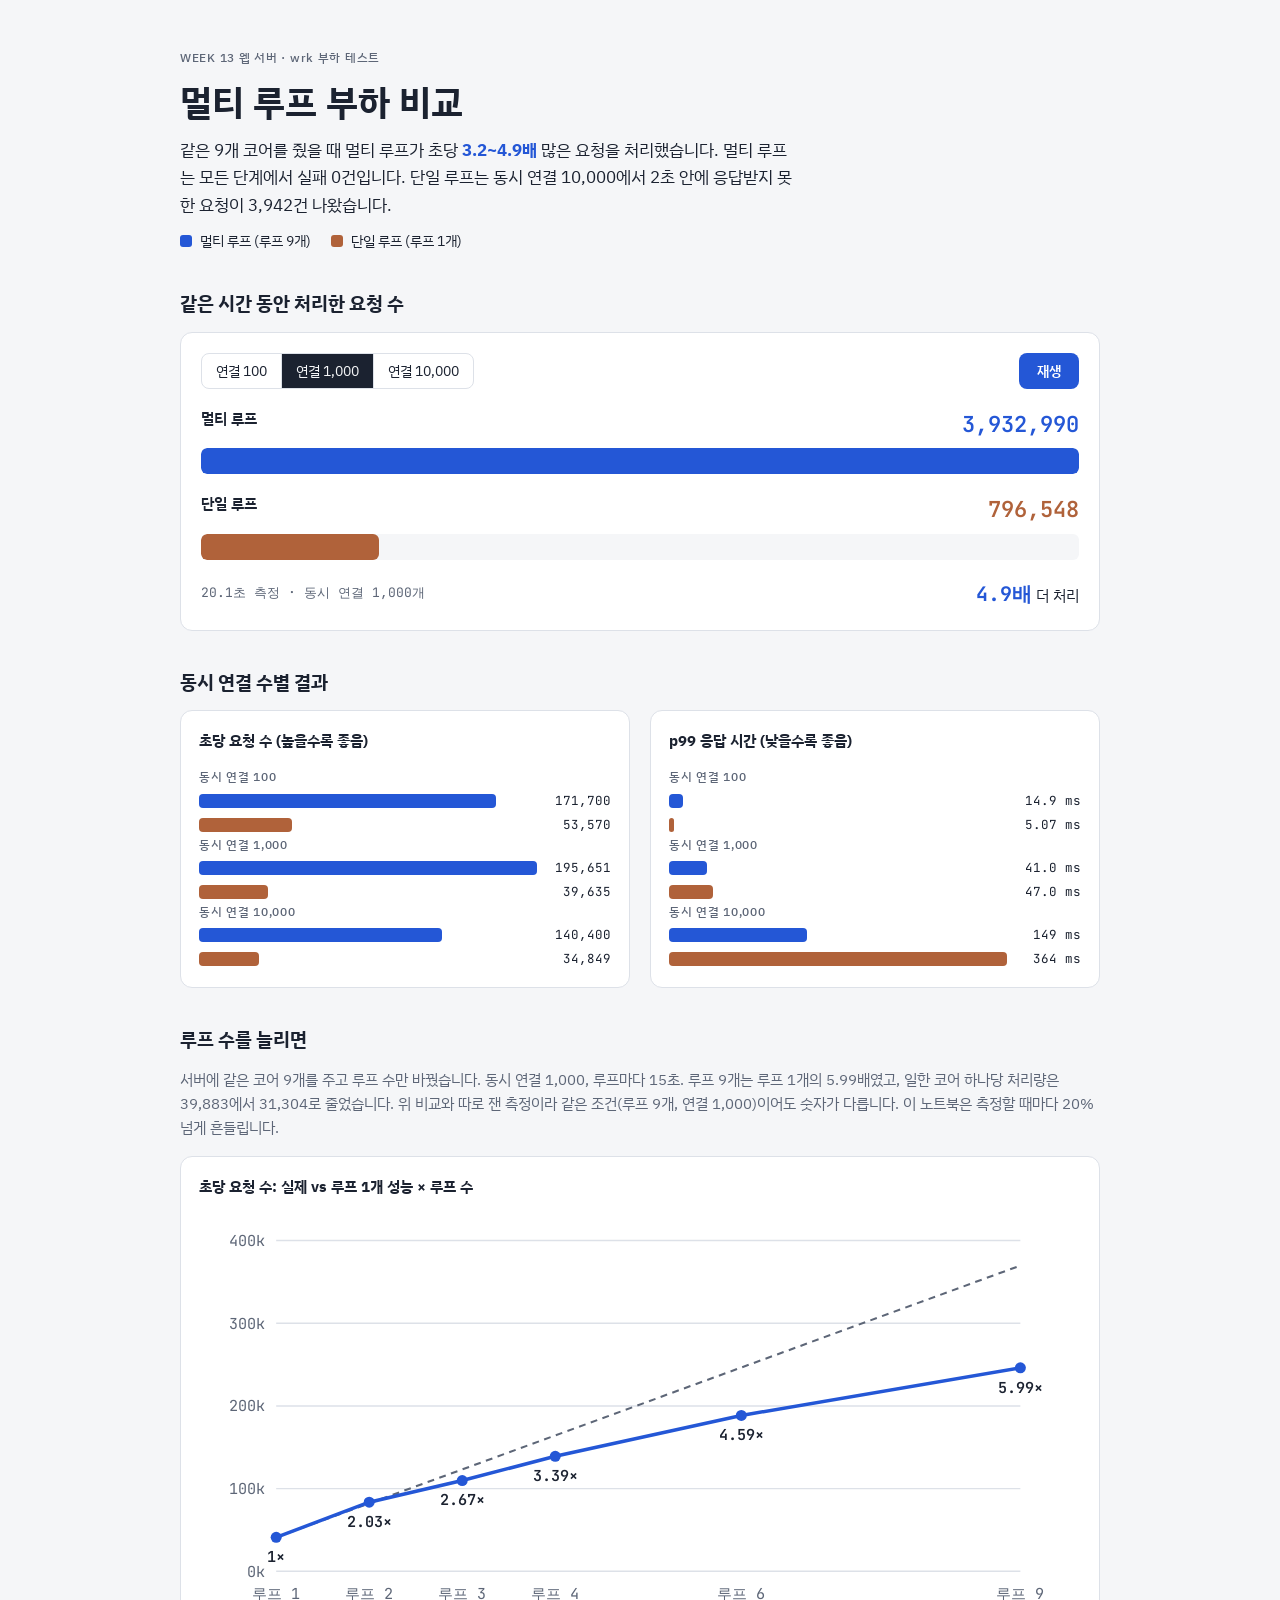
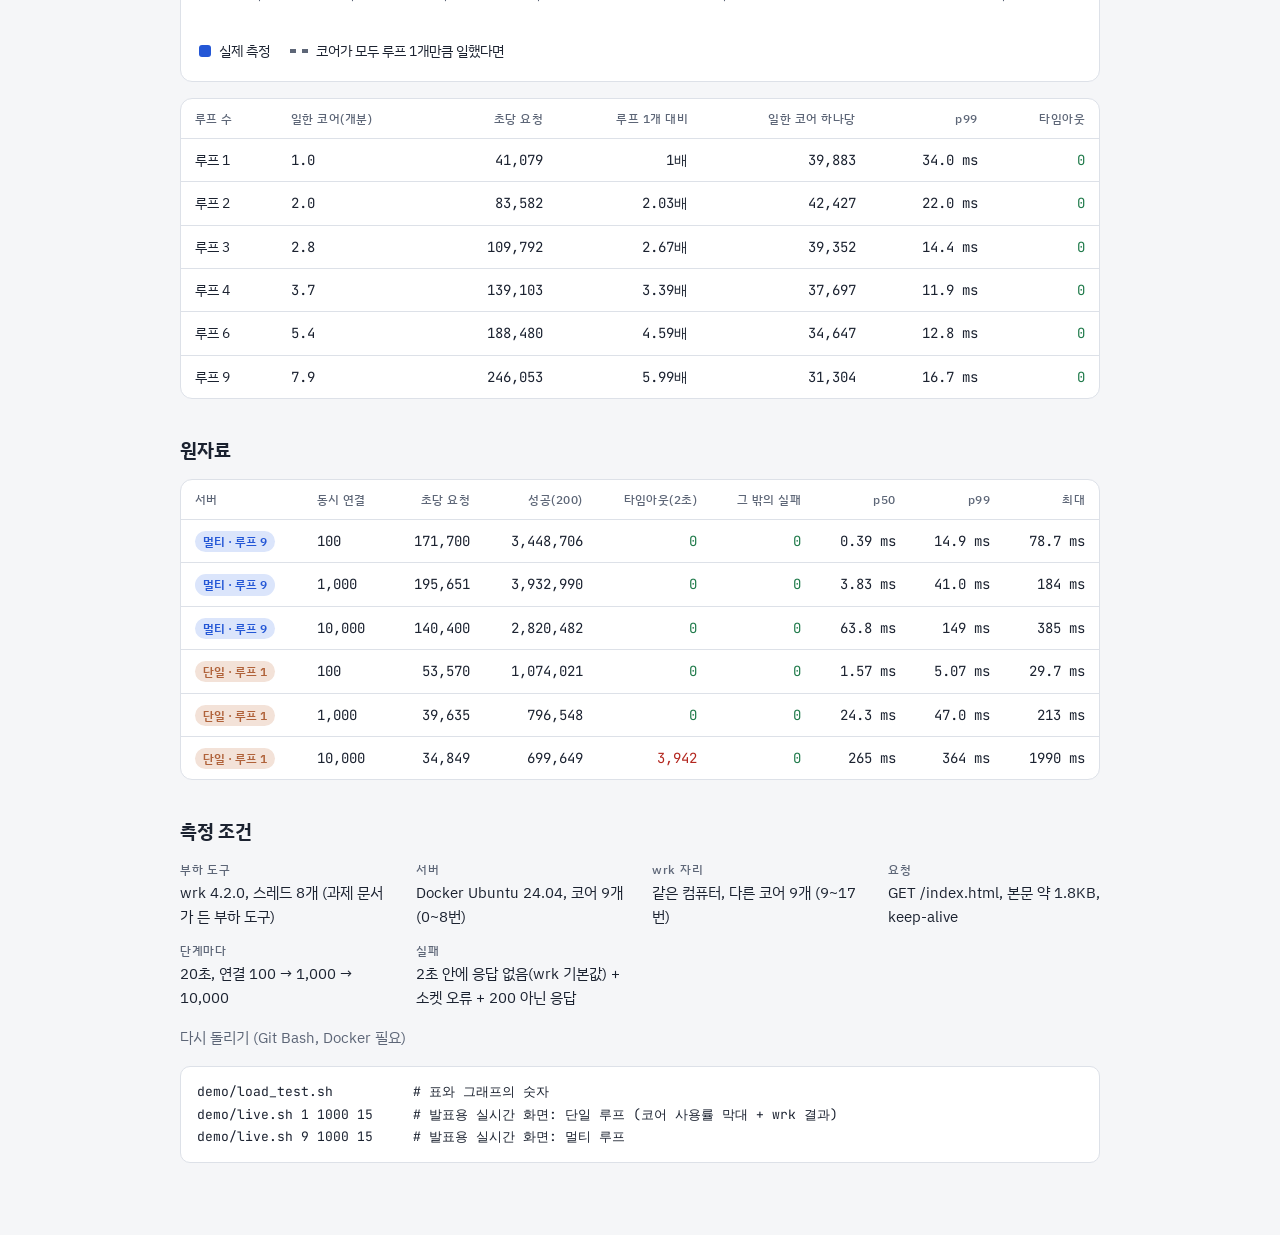
<file: demo/results/demo.html>
<!doctype html><meta charset="utf-8">
<meta name="viewport" content="width=device-width, initial-scale=1">
<title>멀티 루프 부하 비교</title>
<meta name="claude:viewport-fit-sides" content="cover">
<link rel="preconnect" href="https://fonts.googleapis.com">
<link rel="stylesheet" href="https://fonts.googleapis.com/css2?family=IBM+Plex+Sans+KR:wght@400;500;700&family=JetBrains+Mono:wght@400;600&display=swap">
<style>
/* 레이아웃: 한 줄 결론 → 재생 레인 → 단계별 막대 → 원자료 표 → 재현 방법, 한 칼럼 */
:root {
  --bg: #f5f6f8;
  --surface: #ffffff;
  --fg: #1b2230;
  --muted: #5d6677;
  --line: #dde1e8;
  --multi: #2457d6;
  --multi-soft: #dbe5fb;
  --single: #b0623a;
  --single-soft: #f3e2d8;
  --good: #1f7a4a;
  --bad: #b3261e;
  --font-body: "IBM Plex Sans KR", "Apple SD Gothic Neo", "Malgun Gothic", system-ui, sans-serif;
  --font-mono: "JetBrains Mono", ui-monospace, "Cascadia Mono", Consolas, monospace;
}
@media (prefers-color-scheme: dark) {
  :root:not([data-theme="light"]) {
    --bg: #12151b; --surface: #1a1e26; --fg: #e6e9ef; --muted: #9aa3b2; --line: #2b313c;
    --multi: #6f97ff; --multi-soft: #23314f; --single: #e0956c; --single-soft: #3f2b21;
    --good: #5cc28c; --bad: #ff8a80; color-scheme: dark;
  }
}
:root[data-theme="dark"] {
  --bg: #12151b; --surface: #1a1e26; --fg: #e6e9ef; --muted: #9aa3b2; --line: #2b313c;
  --multi: #6f97ff; --multi-soft: #23314f; --single: #e0956c; --single-soft: #3f2b21;
  --good: #5cc28c; --bad: #ff8a80; color-scheme: dark;
}
body {
  background: var(--bg); color: var(--fg); font-family: var(--font-body);
  font-size: 15px; line-height: 1.6;
}
.page {
  max-width: 920px; margin: 0 auto;
  padding-left: max(16px, env(safe-area-inset-left, 0px));
  padding-right: max(16px, env(safe-area-inset-right, 0px));
  padding-block: 40px 64px;
  display: grid; gap: 40px;
}
h1, h2 { text-wrap: balance; margin: 0; line-height: 1.25; }
h1 { font-size: clamp(26px, 4vw, 36px); font-weight: 700; }
h2 { font-size: 19px; font-weight: 700; }
p { margin: 0; }
.num { font-family: var(--font-mono); font-variant-numeric: tabular-nums; }
.muted { color: var(--muted); }
.label { font-size: 12px; letter-spacing: 0.06em; color: var(--muted); font-weight: 500; }
header { display: grid; gap: 12px; }
.lede { font-size: 17px; max-width: 62ch; }
.lede strong { color: var(--multi); }
.legend { display: flex; gap: 20px; flex-wrap: wrap; font-size: 14px; }
.legend span { display: inline-flex; align-items: center; gap: 8px; }
.swatch { width: 12px; height: 12px; border-radius: 3px; display: inline-block; }
.swatch.multi { background: var(--multi); }
.swatch.single { background: var(--single); }
section { display: grid; gap: 16px; }

/* 재생 레인 */
.stage {
  background: var(--surface); border: 1px solid var(--line); border-radius: 12px;
  padding: 20px; display: grid; gap: 18px;
}
.controls { display: flex; gap: 12px; flex-wrap: wrap; align-items: center; justify-content: space-between; }
.levels { display: inline-flex; border: 1px solid var(--line); border-radius: 8px; overflow: hidden; }
.levels button {
  font: inherit; font-size: 14px; padding: 6px 14px; border: 0; background: transparent;
  color: var(--fg); cursor: pointer;
}
.levels button + button { border-left: 1px solid var(--line); }
.levels button[aria-pressed="true"] { background: var(--fg); color: var(--bg); }
.play {
  font: inherit; font-weight: 600; font-size: 14px; padding: 7px 18px; border-radius: 8px;
  border: 0; background: var(--multi); color: #fff; cursor: pointer;
}
button:focus-visible { outline: 2px solid var(--multi); outline-offset: 2px; }
.lane { display: grid; gap: 6px; }
.lane-head { display: flex; justify-content: space-between; gap: 12px; flex-wrap: wrap; }
.lane-name { font-weight: 600; }
.lane-count { font-family: var(--font-mono); font-variant-numeric: tabular-nums; font-size: 22px; font-weight: 600; }
.track { height: 26px; background: var(--bg); border-radius: 6px; overflow: hidden; }
.fill { height: 100%; width: 0; border-radius: 6px; }
.lane.multi .fill { background: var(--multi); }
.lane.single .fill { background: var(--single); }
.lane.multi .lane-count { color: var(--multi); }
.lane.single .lane-count { color: var(--single); }
.clock { font-family: var(--font-mono); font-size: 13px; color: var(--muted); }
.verdict { font-size: 15px; }
.verdict b { font-family: var(--font-mono); color: var(--multi); font-size: 20px; }

/* 단계별 막대 */
.charts { display: grid; grid-template-columns: repeat(auto-fit, minmax(280px, 1fr)); gap: 20px; }
.chart { background: var(--surface); border: 1px solid var(--line); border-radius: 12px; padding: 18px; display: grid; gap: 14px; min-width: 0; }
.chart h3 { margin: 0; font-size: 15px; }
.group { display: grid; gap: 4px; }
.bar-row { display: grid; grid-template-columns: 1fr auto; align-items: center; gap: 10px; }
.bar { height: 14px; border-radius: 4px; min-width: 2px; }
.bar.multi { background: var(--multi); }
.bar.single { background: var(--single); }
.bar-value { font-family: var(--font-mono); font-size: 12.5px; font-variant-numeric: tabular-nums; min-width: 8ch; text-align: right; }

/* 표 */
.table-wrap { overflow-x: auto; background: var(--surface); border: 1px solid var(--line); border-radius: 12px; }
table { border-collapse: collapse; width: 100%; font-size: 14px; min-width: 640px; }
th, td { padding: 10px 14px; text-align: right; border-bottom: 1px solid var(--line); white-space: nowrap; }
th { font-size: 12px; font-weight: 500; color: var(--muted); letter-spacing: 0.04em; }
th:first-child, td:first-child, th:nth-child(2), td:nth-child(2) { text-align: left; }
tbody tr:last-child td { border-bottom: 0; }
td.num { font-family: var(--font-mono); }
.tag { display: inline-block; font-size: 12px; padding: 1px 8px; border-radius: 999px; font-weight: 600; }
.tag.multi { background: var(--multi-soft); color: var(--multi); }
.tag.single { background: var(--single-soft); color: var(--single); }
.ok { color: var(--good); }
.err { color: var(--bad); }

.conditions { display: grid; grid-template-columns: repeat(auto-fit, minmax(200px, 1fr)); gap: 12px 24px; }
.conditions div { display: grid; gap: 2px; }
pre {
  margin: 0; background: var(--surface); border: 1px solid var(--line); border-radius: 10px;
  padding: 14px 16px; overflow-x: auto; font-family: var(--font-mono); font-size: 13px; line-height: 1.7;
}
.swatch.ideal { background: transparent; border: 2px dashed var(--muted); width: 14px; height: 0; border-radius: 0; }
.svg-wrap { overflow-x: auto; }
.svg-wrap svg { display: block; width: 100%; height: auto; }
.svg-wrap text { fill: var(--muted); font-family: var(--font-mono); font-size: 11px; }
.svg-wrap .grid { stroke: var(--line); stroke-width: 1; }
.svg-wrap .ideal { stroke: var(--muted); stroke-width: 1.5; stroke-dasharray: 5 4; fill: none; }
.svg-wrap .real { stroke: var(--multi); stroke-width: 2.5; fill: none; }
.svg-wrap .dot { fill: var(--multi); }
.svg-wrap .value { fill: var(--fg); font-weight: 600; }
@media (prefers-reduced-motion: reduce) { .fill { transition: none !important; } }
</style>

<div class="page">
  <header>
    <span class="label">WEEK 13 웹 서버 · wrk 부하 테스트</span>
    <h1>멀티 루프 부하 비교</h1>
    <p class="lede" id="lede"></p>
    <div class="legend">
      <span><i class="swatch multi"></i>멀티 루프 (루프 9개)</span>
      <span><i class="swatch single"></i>단일 루프 (루프 1개)</span>
    </div>
  </header>

  <section aria-labelledby="race-title">
    <h2 id="race-title">같은 시간 동안 처리한 요청 수</h2>
    <div class="stage">
      <div class="controls">
        <div class="levels" role="group" aria-label="동시 연결 수" id="levels"></div>
        <button class="play" id="play" type="button">재생</button>
      </div>
      <div class="lane multi">
        <div class="lane-head"><span class="lane-name">멀티 루프</span><span class="lane-count" id="count-multi">0</span></div>
        <div class="track"><div class="fill" id="fill-multi"></div></div>
      </div>
      <div class="lane single">
        <div class="lane-head"><span class="lane-name">단일 루프</span><span class="lane-count" id="count-single">0</span></div>
        <div class="track"><div class="fill" id="fill-single"></div></div>
      </div>
      <div class="controls">
        <span class="clock" id="clock"></span>
        <span class="verdict" id="verdict"></span>
      </div>
    </div>
  </section>

  <section aria-labelledby="chart-title">
    <h2 id="chart-title">동시 연결 수별 결과</h2>
    <div class="charts">
      <div class="chart"><h3>초당 요청 수 (높을수록 좋음)</h3><div id="chart-rps"></div></div>
      <div class="chart"><h3>p99 응답 시간 (낮을수록 좋음)</h3><div id="chart-p99"></div></div>
    </div>
  </section>

  <section aria-labelledby="scale-title" id="scaling" hidden>
    <h2 id="scale-title">루프 수를 늘리면</h2>
    <p class="muted" id="scale-note"></p>
    <div class="chart">
      <h3>초당 요청 수: 실제 vs 루프 1개 성능 × 루프 수</h3>
      <div class="svg-wrap" id="scale-chart"></div>
      <div class="legend">
        <span><i class="swatch multi"></i>실제 측정</span>
        <span><i class="swatch ideal"></i>코어가 모두 루프 1개만큼 일했다면</span>
      </div>
    </div>
    <div class="table-wrap">
      <table>
        <thead><tr><th>루프 수</th><th>일한 코어(개분)</th><th>초당 요청</th><th>루프 1개 대비</th><th>일한 코어 하나당</th><th>p99</th><th>타임아웃</th></tr></thead>
        <tbody id="scale-rows"></tbody>
      </table>
    </div>
  </section>

  <section aria-labelledby="table-title">
    <h2 id="table-title">원자료</h2>
    <div class="table-wrap">
      <table>
        <thead><tr><th>서버</th><th>동시 연결</th><th>초당 요청</th><th>성공(200)</th><th>타임아웃(2초)</th><th>그 밖의 실패</th><th>p50</th><th>p99</th><th>최대</th></tr></thead>
        <tbody id="rows"></tbody>
      </table>
    </div>
  </section>

  <section aria-labelledby="cond-title">
    <h2 id="cond-title">측정 조건</h2>
    <div class="conditions" id="conditions"></div>
    <p class="muted">다시 돌리기 (Git Bash, Docker 필요)</p>
    <pre>demo/load_test.sh          # 표와 그래프의 숫자
demo/live.sh 1 1000 15     # 발표용 실시간 화면: 단일 루프 (코어 사용률 막대 + wrk 결과)
demo/live.sh 9 1000 15     # 발표용 실시간 화면: 멀티 루프</pre>
  </section>
</div>

<script>
const DATA = {
 "tool": "wrk",
 "runs": [
  {
   "rps": 171700,
   "ok": 3448706,
   "not_ok": 0,
   "timeouts": 0,
   "socket_errors": 0,
   "p50_ms": 0.39,
   "p99_ms": 14.87,
   "max_ms": 78.73,
   "seconds": 20.1,
   "loops": 9,
   "connections": 100
  },
  {
   "rps": 195651,
   "ok": 3932990,
   "not_ok": 0,
   "timeouts": 0,
   "socket_errors": 0,
   "p50_ms": 3.83,
   "p99_ms": 40.96,
   "max_ms": 183.61,
   "seconds": 20.1,
   "loops": 9,
   "connections": 1000
  },
  {
   "rps": 140400,
   "ok": 2820482,
   "not_ok": 0,
   "timeouts": 0,
   "socket_errors": 0,
   "p50_ms": 63.77,
   "p99_ms": 148.93,
   "max_ms": 384.71,
   "seconds": 20.1,
   "loops": 9,
   "connections": 10000
  },
  {
   "rps": 53570,
   "ok": 1074021,
   "not_ok": 0,
   "timeouts": 0,
   "socket_errors": 0,
   "p50_ms": 1.57,
   "p99_ms": 5.07,
   "max_ms": 29.71,
   "seconds": 20.1,
   "loops": 1,
   "connections": 100
  },
  {
   "rps": 39635,
   "ok": 796548,
   "not_ok": 0,
   "timeouts": 0,
   "socket_errors": 0,
   "p50_ms": 24.27,
   "p99_ms": 46.99,
   "max_ms": 212.75,
   "seconds": 20.1,
   "loops": 1,
   "connections": 1000
  },
  {
   "rps": 34849,
   "ok": 699649,
   "not_ok": 0,
   "timeouts": 3942,
   "socket_errors": 0,
   "p50_ms": 264.59,
   "p99_ms": 363.88,
   "max_ms": 1990.0,
   "seconds": 20.1,
   "loops": 1,
   "connections": 10000
  }
 ]
};
const SCALING = {
 "tool": "wrk",
 "connections": 1000,
 "points": [
  {
   "rps": 41079,
   "ok": 618472,
   "not_ok": 0,
   "timeouts": 0,
   "socket_errors": 0,
   "p50_ms": 23.76,
   "p99_ms": 33.96,
   "max_ms": 141.75,
   "seconds": 15.1,
   "loops": 1,
   "busy_cores": 1.03,
   "speedup": 1.0,
   "ideal_rps": 41079,
   "rps_per_busy_core": 39883
  },
  {
   "rps": 83582,
   "ok": 1262053,
   "not_ok": 0,
   "timeouts": 0,
   "socket_errors": 0,
   "p50_ms": 11.27,
   "p99_ms": 22.01,
   "max_ms": 94.38,
   "seconds": 15.1,
   "loops": 2,
   "busy_cores": 1.97,
   "speedup": 2.03,
   "ideal_rps": 82158,
   "rps_per_busy_core": 42427
  },
  {
   "rps": 109792,
   "ok": 1647952,
   "not_ok": 0,
   "timeouts": 0,
   "socket_errors": 0,
   "p50_ms": 8.82,
   "p99_ms": 14.36,
   "max_ms": 46.67,
   "seconds": 15.0,
   "loops": 3,
   "busy_cores": 2.79,
   "speedup": 2.67,
   "ideal_rps": 123237,
   "rps_per_busy_core": 39352
  },
  {
   "rps": 139103,
   "ok": 2098552,
   "not_ok": 0,
   "timeouts": 0,
   "socket_errors": 0,
   "p50_ms": 6.96,
   "p99_ms": 11.87,
   "max_ms": 45.47,
   "seconds": 15.1,
   "loops": 4,
   "busy_cores": 3.69,
   "speedup": 3.39,
   "ideal_rps": 164316,
   "rps_per_busy_core": 37697
  },
  {
   "rps": 188480,
   "ok": 2844042,
   "not_ok": 0,
   "timeouts": 0,
   "socket_errors": 0,
   "p50_ms": 5.03,
   "p99_ms": 12.79,
   "max_ms": 68.46,
   "seconds": 15.1,
   "loops": 6,
   "busy_cores": 5.44,
   "speedup": 4.59,
   "ideal_rps": 246474,
   "rps_per_busy_core": 34647
  },
  {
   "rps": 246053,
   "ok": 3706674,
   "not_ok": 0,
   "timeouts": 0,
   "socket_errors": 0,
   "p50_ms": 3.28,
   "p99_ms": 16.68,
   "max_ms": 57.62,
   "seconds": 15.1,
   "loops": 9,
   "busy_cores": 7.86,
   "speedup": 5.99,
   "ideal_rps": 369711,
   "rps_per_busy_core": 31304
  }
 ]
};
const runs = DATA.runs;
const multiLoops = Math.max(...runs.map(r => r.loops));
const levels = [...new Set(runs.map(r => r.connections))].sort((a, b) => a - b);
const find = (loops, c) => runs.find(r => r.loops === loops && r.connections === c);
const fmt = n => n.toLocaleString("ko-KR");
const ms = n => (n < 10 ? n.toFixed(2) : n < 100 ? n.toFixed(1) : Math.round(n)) + " ms";
const failures = r => r.not_ok + r.timeouts + r.socket_errors;
let level = levels.includes(1000) ? 1000 : levels[0];

function writeLede() {
  const ratios = levels.map(c => find(multiLoops, c).rps / find(1, c).rps);
  const low = Math.min(...ratios).toFixed(1), high = Math.max(...ratios).toFixed(1);
  const allOk = runs.filter(r => r.loops === multiLoops).every(r => failures(r) === 0);
  document.getElementById("lede").innerHTML =
    `같은 9개 코어를 줬을 때 멀티 루프가 초당 <strong>${low}~${high}배</strong> 많은 요청을 처리했습니다. ` +
    (allOk ? "멀티 루프는 모든 단계에서 실패 0건입니다." : "실패한 요청 수는 아래 표에 있습니다.") +
    runs.filter(r => r.loops === 1 && r.timeouts > 0).map(r =>
      ` 단일 루프는 동시 연결 ${fmt(r.connections)}에서 2초 안에 응답받지 못한 요청이 ${fmt(r.timeouts)}건 나왔습니다.`).join("");
}

function buildLevelButtons() {
  const box = document.getElementById("levels");
  levels.forEach(c => {
    const button = document.createElement("button");
    button.type = "button"; button.id = "level-" + c;
    button.textContent = "연결 " + fmt(c);
    button.addEventListener("click", () => { level = c; showFinal(); });
    box.appendChild(button);
  });
}

function setLane(name, count, ratio) {
  document.getElementById("count-" + name).textContent = fmt(Math.round(count));
  document.getElementById("fill-" + name).style.width = (ratio * 100).toFixed(2) + "%";
}

function showVerdict(multi, single) {
  document.getElementById("verdict").innerHTML = `<b>${(multi.ok / single.ok).toFixed(1)}배</b> 더 처리`;
}

let frame = null;
function showFinal() {
  cancelAnimationFrame(frame);
  document.querySelectorAll("#levels button").forEach(b =>
    b.setAttribute("aria-pressed", String(b.id === "level-" + level)));
  const multi = find(multiLoops, level), single = find(1, level);
  setLane("multi", multi.ok, 1);
  setLane("single", single.ok, single.ok / multi.ok);
  document.getElementById("clock").textContent = `${multi.seconds}초 측정 · 동시 연결 ${fmt(level)}개`;
  showVerdict(multi, single);
}

/* 실제 측정 시간을 6초로 줄여 다시 보여 준다. 두 서버 모두 측정 내내 일정한 속도였다고 보고 그린다 */
function play() {
  cancelAnimationFrame(frame);
  const multi = find(multiLoops, level), single = find(1, level);
  const replayMs = 6000, start = performance.now();
  document.getElementById("verdict").textContent = "";
  const step = now => {
    const progress = Math.min((now - start) / replayMs, 1);
    setLane("multi", multi.ok * progress, progress);
    setLane("single", single.ok * progress, (single.ok / multi.ok) * progress);
    document.getElementById("clock").textContent =
      `${(multi.seconds * progress).toFixed(1)}초 / ${multi.seconds}초 · 동시 연결 ${fmt(level)}개`;
    if (progress < 1) { frame = requestAnimationFrame(step); } else { showVerdict(multi, single); }
  };
  frame = requestAnimationFrame(step);
}

function drawBars(targetId, key, format) {
  const max = Math.max(...runs.map(r => r[key]));
  const box = document.getElementById(targetId);
  levels.forEach(c => {
    const group = document.createElement("div");
    group.className = "group";
    group.innerHTML = `<span class="label">동시 연결 ${fmt(c)}</span>`;
    [[multiLoops, "multi"], [1, "single"]].forEach(([loops, name]) => {
      const r = find(loops, c);
      const row = document.createElement("div");
      row.className = "bar-row";
      row.innerHTML = `<div><div class="bar ${name}" style="width:${(r[key] / max * 100).toFixed(1)}%"></div></div>` +
        `<span class="bar-value">${format(r[key])}</span>`;
      group.appendChild(row);
    });
    box.appendChild(group);
  });
}

function fillTable() {
  document.getElementById("rows").innerHTML = runs.map(r => {
    const name = r.loops === 1 ? "single" : "multi";
    const other = r.not_ok + r.socket_errors;
    return `<tr><td><span class="tag ${name}">${r.loops === 1 ? "단일" : "멀티"} · 루프 ${r.loops}</span></td>` +
      `<td class="num">${fmt(r.connections)}</td><td class="num">${fmt(r.rps)}</td>` +
      `<td class="num">${fmt(r.ok)}</td>` +
      `<td class="num ${r.timeouts ? "err" : "ok"}">${fmt(r.timeouts)}</td>` +
      `<td class="num ${other ? "err" : "ok"}">${fmt(other)}</td>` +
      `<td class="num">${ms(r.p50_ms)}</td><td class="num">${ms(r.p99_ms)}</td>` +
      `<td class="num">${ms(r.max_ms)}</td></tr>`;
  }).join("");
}

function fillConditions() {
  const items = [
    ["부하 도구", "wrk 4.2.0, 스레드 8개 (과제 문서가 든 부하 도구)"],
    ["서버", `Docker Ubuntu 24.04, 코어 9개 (0~8번)`],
    ["wrk 자리", "같은 컴퓨터, 다른 코어 9개 (9~17번)"],
    ["요청", "GET /index.html, 본문 약 1.8KB, keep-alive"],
    ["단계마다", `${Math.round(runs[0].seconds)}초, 연결 ${levels.map(fmt).join(" → ")}`],
    ["실패", "2초 안에 응답 없음(wrk 기본값) + 소켓 오류 + 200 아닌 응답"],
  ];
  document.getElementById("conditions").innerHTML = items.map(([k, v]) =>
    `<div><span class="label">${k}</span><span>${v}</span></div>`).join("");
}

function drawScaling() {
  if (!SCALING || !SCALING.points.length) { return; }
  const points = SCALING.points;
  document.getElementById("scaling").hidden = false;
  const first = points[0], last = points[points.length - 1];
  document.getElementById("scale-note").textContent =
    `서버에 같은 코어 9개를 주고 루프 수만 바꿨습니다. 동시 연결 ${fmt(SCALING.connections || 1000)}, 루프마다 ${Math.round(first.seconds)}초. ` +
    `루프 ${last.loops}개는 루프 1개의 ${last.speedup}배였고, 일한 코어 하나당 처리량은 ${fmt(first.rps_per_busy_core)}에서 ${fmt(last.rps_per_busy_core)}로 줄었습니다. ` +
    `위 비교와 따로 잰 측정이라 같은 조건(루프 ${last.loops}개, 연결 1,000)이어도 숫자가 다릅니다. 이 노트북은 측정할 때마다 20% 넘게 흔들립니다.`;
  const width = 640, height = 300, left = 56, right = 44, top = 20, bottom = 40;
  const maxLoops = last.loops;
  const maxRps = Math.max(...points.map(p => Math.max(p.rps, p.ideal_rps)));
  const step = maxRps > 300000 ? 100000 : 50000;
  const yMax = Math.ceil(maxRps / step) * step;
  const x = loops => left + (loops - 1) / (maxLoops - 1 || 1) * (width - left - right);
  const y = rps => top + (1 - rps / yMax) * (height - top - bottom);
  let svg = `<svg viewBox="0 0 ${width} ${height}" role="img" aria-label="루프 수별 초당 요청 수">`;
  for (let v = 0; v <= yMax; v += step) {
    svg += `<line class="grid" x1="${left}" x2="${width - right}" y1="${y(v)}" y2="${y(v)}"/>` +
      `<text x="${left - 8}" y="${y(v) + 4}" text-anchor="end">${v / 1000}k</text>`;
  }
  points.forEach(p => {
    svg += `<text x="${x(p.loops)}" y="${height - bottom + 20}" text-anchor="middle">루프 ${p.loops}</text>`;
  });
  svg += `<polyline class="ideal" points="${points.map(p => `${x(p.loops)},${y(p.ideal_rps)}`).join(" ")}"/>`;
  svg += `<polyline class="real" points="${points.map(p => `${x(p.loops)},${y(p.rps)}`).join(" ")}"/>`;
  points.forEach(p => {
    svg += `<circle class="dot" cx="${x(p.loops)}" cy="${y(p.rps)}" r="4"/>` +
      `<text class="value" x="${x(p.loops)}" y="${y(p.rps) + 18}" text-anchor="middle">${p.speedup}×</text>`;
  });
  svg += "</svg>";
  document.getElementById("scale-chart").innerHTML = svg;
  document.getElementById("scale-rows").innerHTML = points.map(p =>
    `<tr><td>루프 ${p.loops}</td><td class="num">${p.busy_cores.toFixed(1)}</td>` +
    `<td class="num">${fmt(p.rps)}</td><td class="num">${p.speedup}배</td>` +
    `<td class="num">${fmt(p.rps_per_busy_core)}</td><td class="num">${ms(p.p99_ms)}</td>` +
    `<td class="num ${p.timeouts ? "err" : "ok"}">${fmt(p.timeouts)}</td></tr>`).join("");
}

writeLede();
buildLevelButtons();
drawScaling();
drawBars("chart-rps", "rps", fmt);
drawBars("chart-p99", "p99_ms", ms);
fillTable();
fillConditions();
showFinal();
document.getElementById("play").addEventListener("click", play);
</script>
</file>
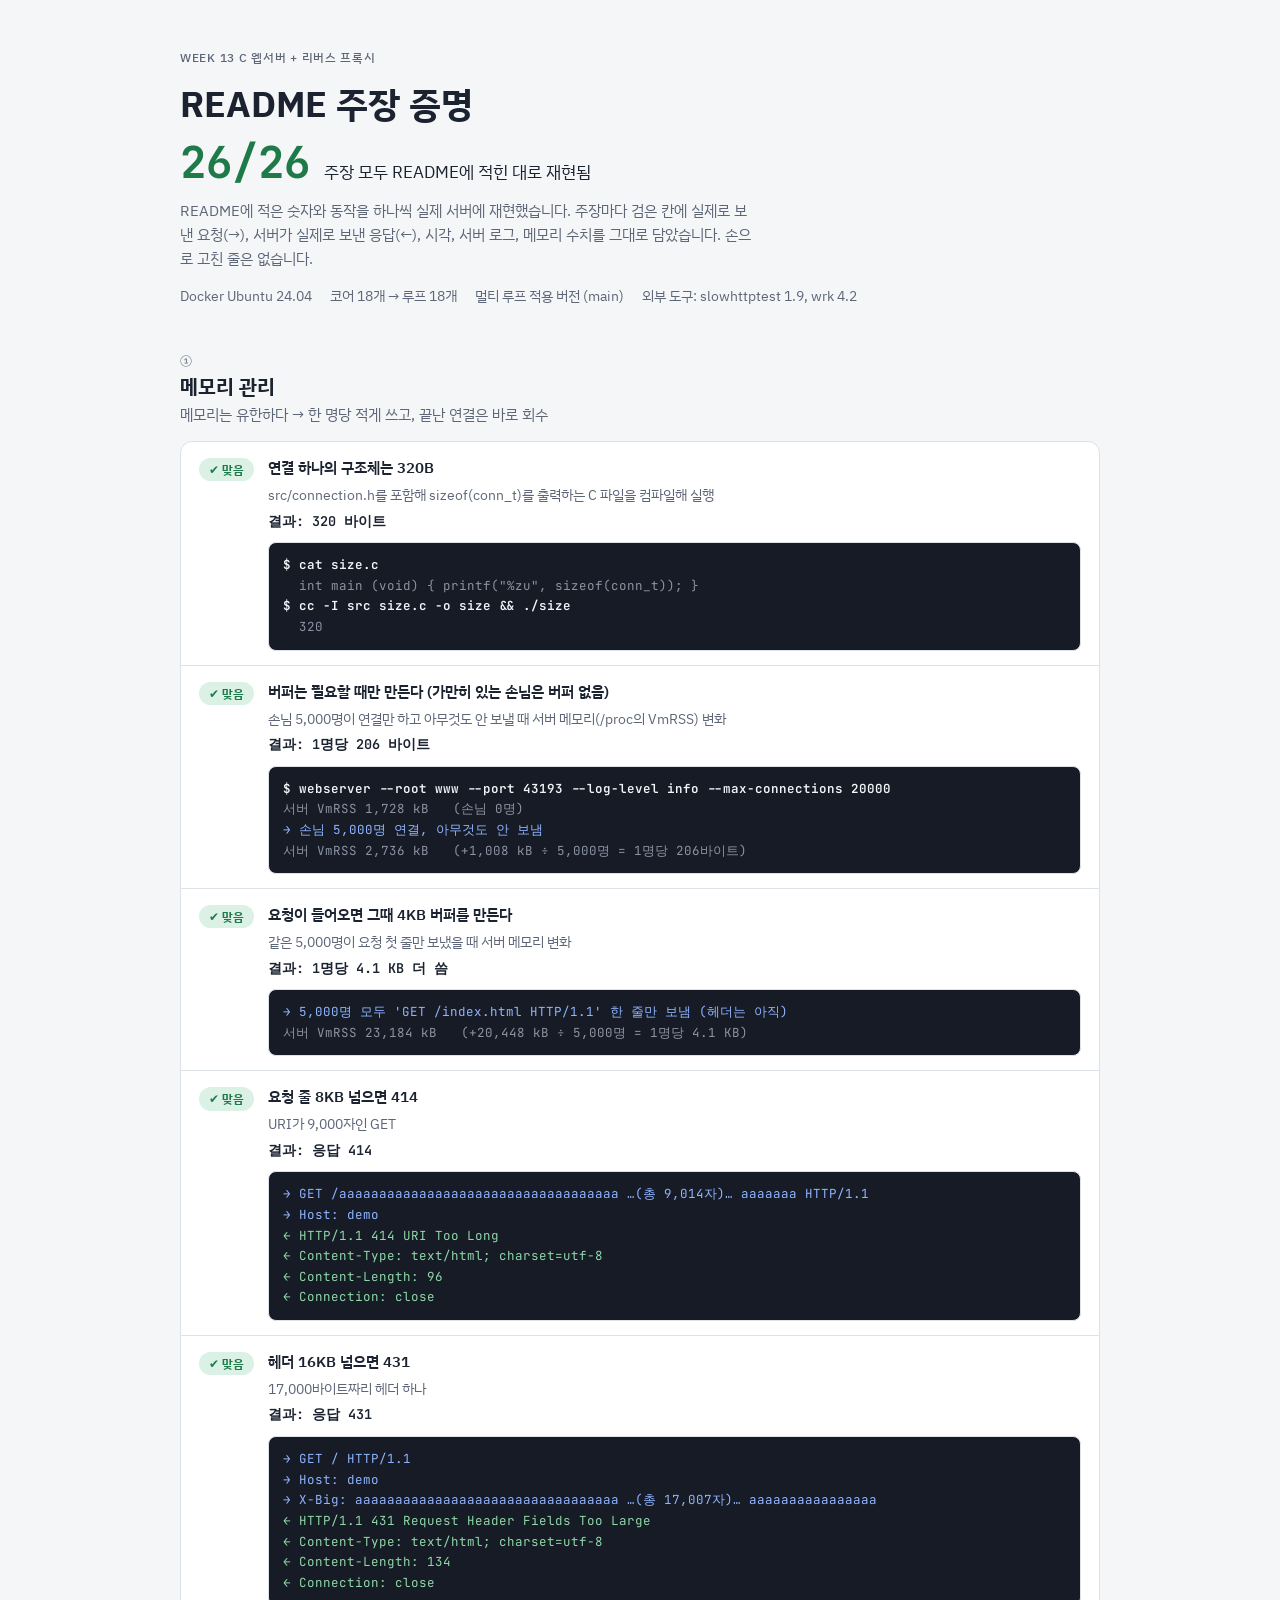
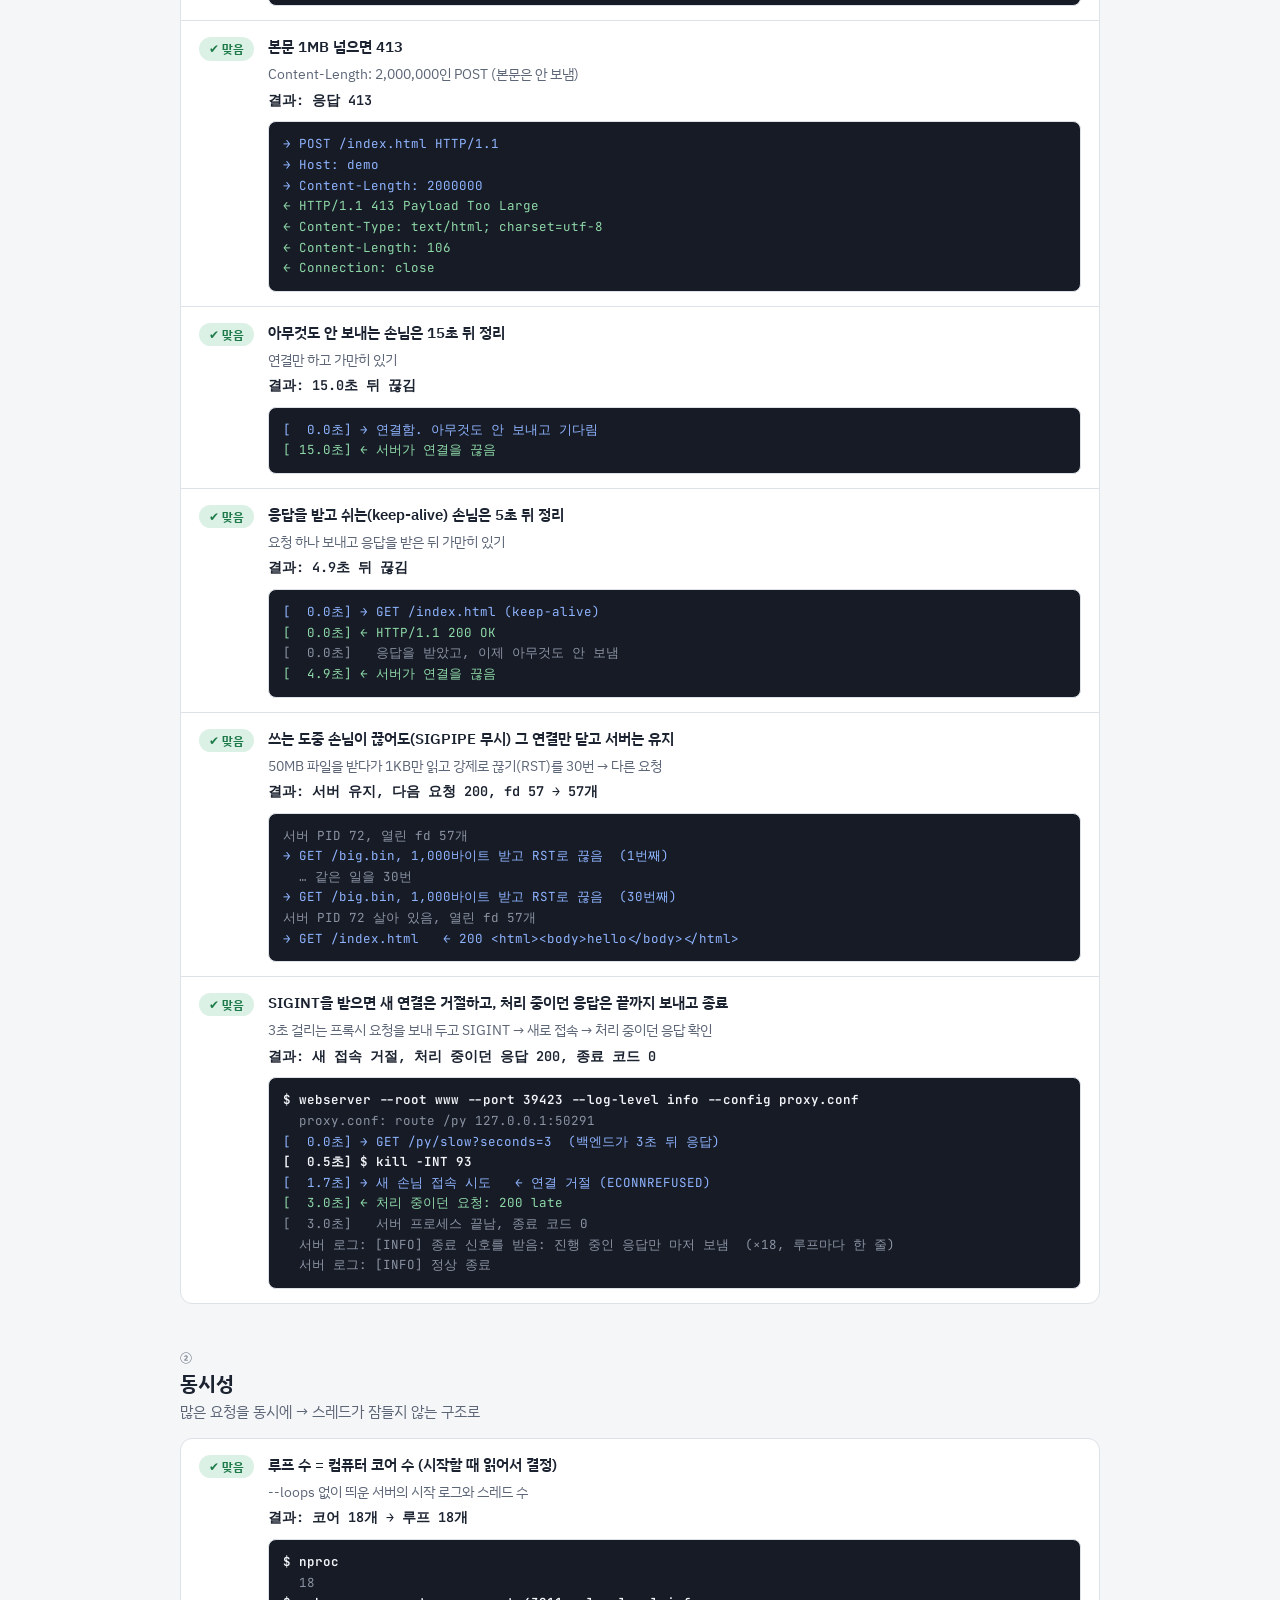
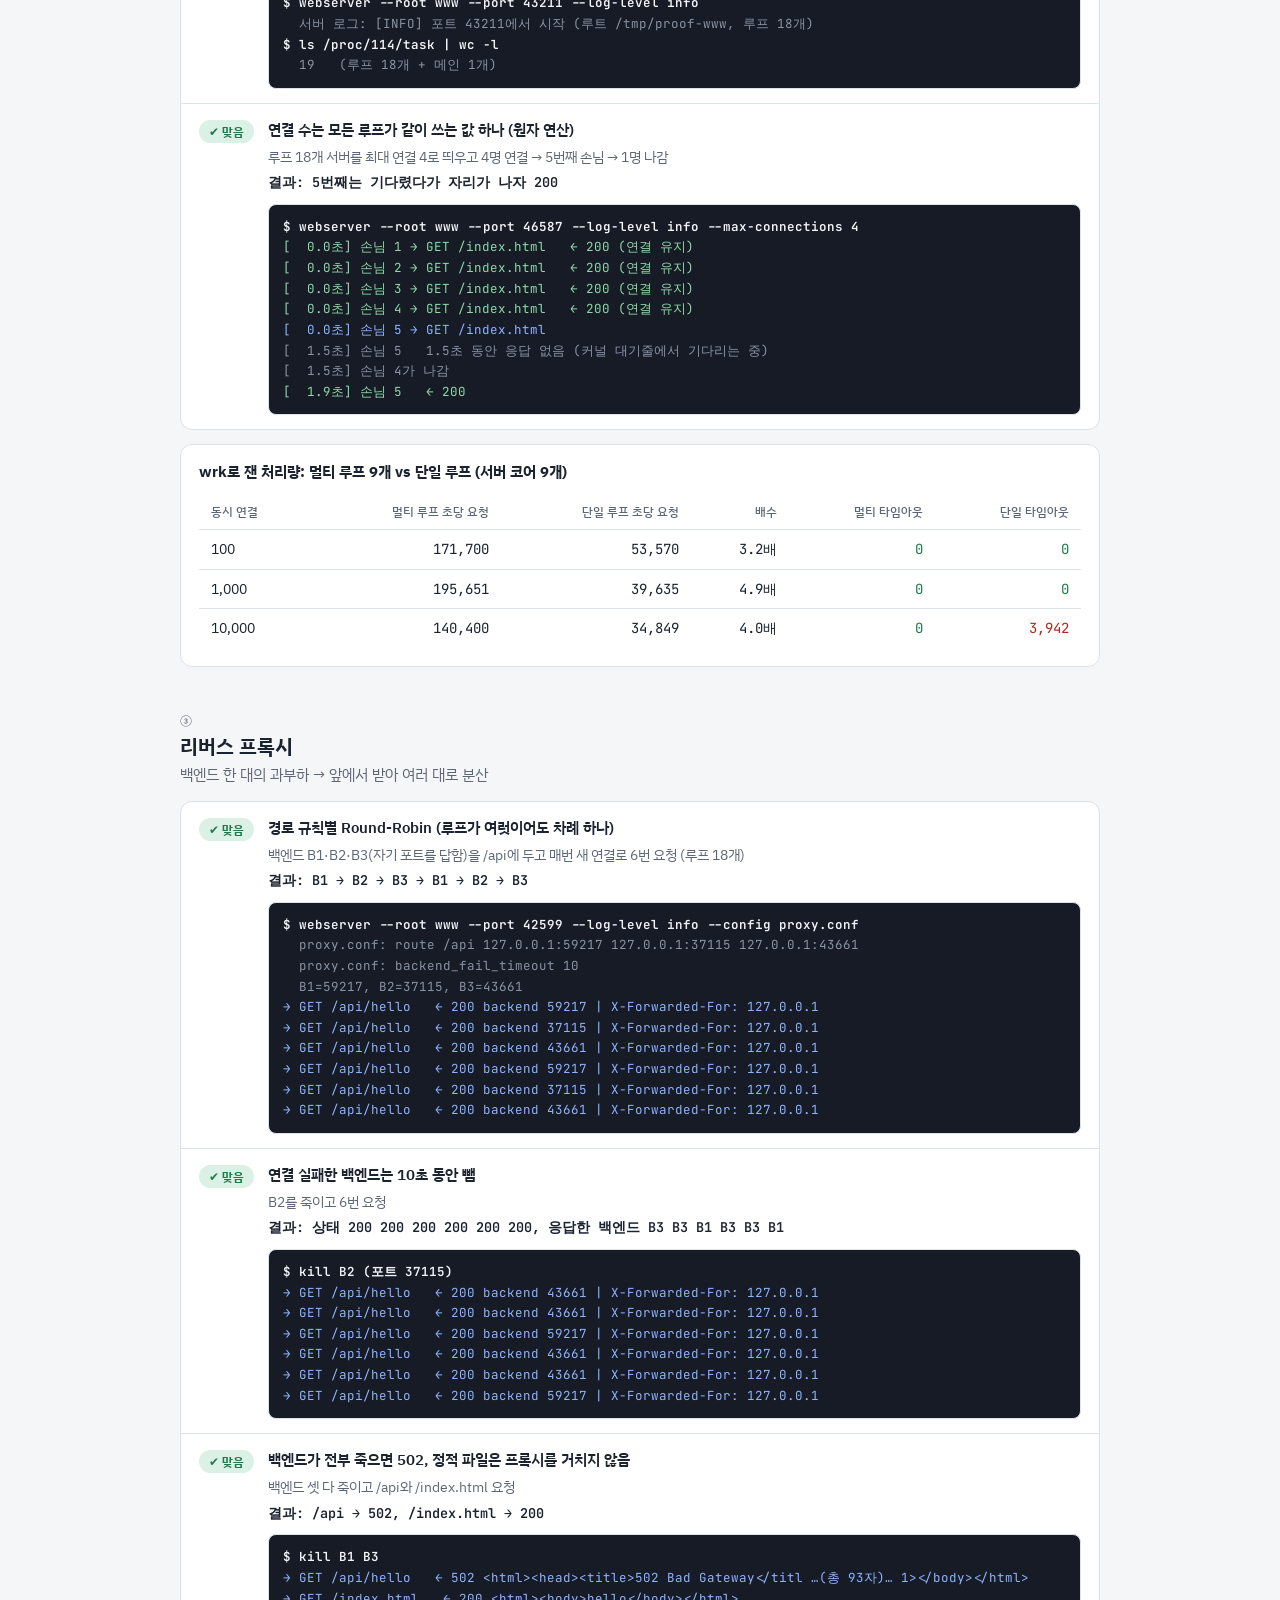
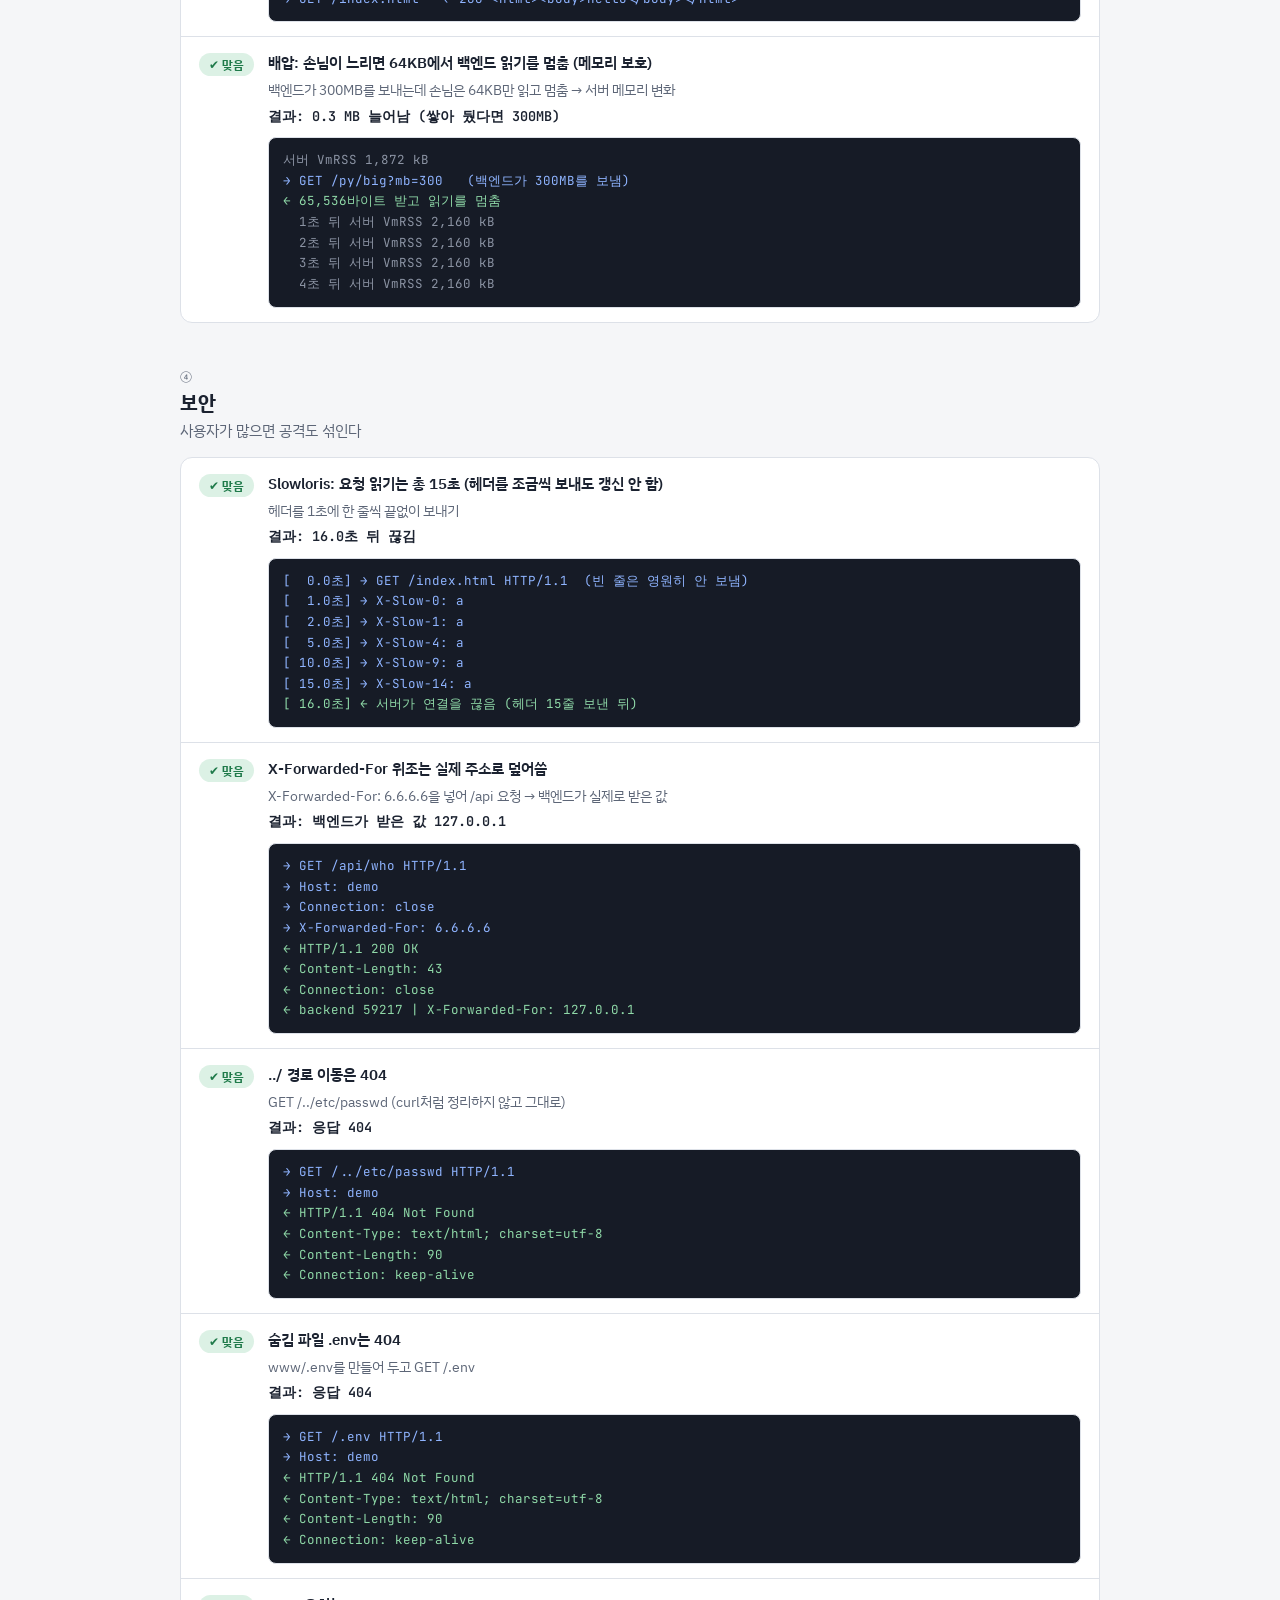
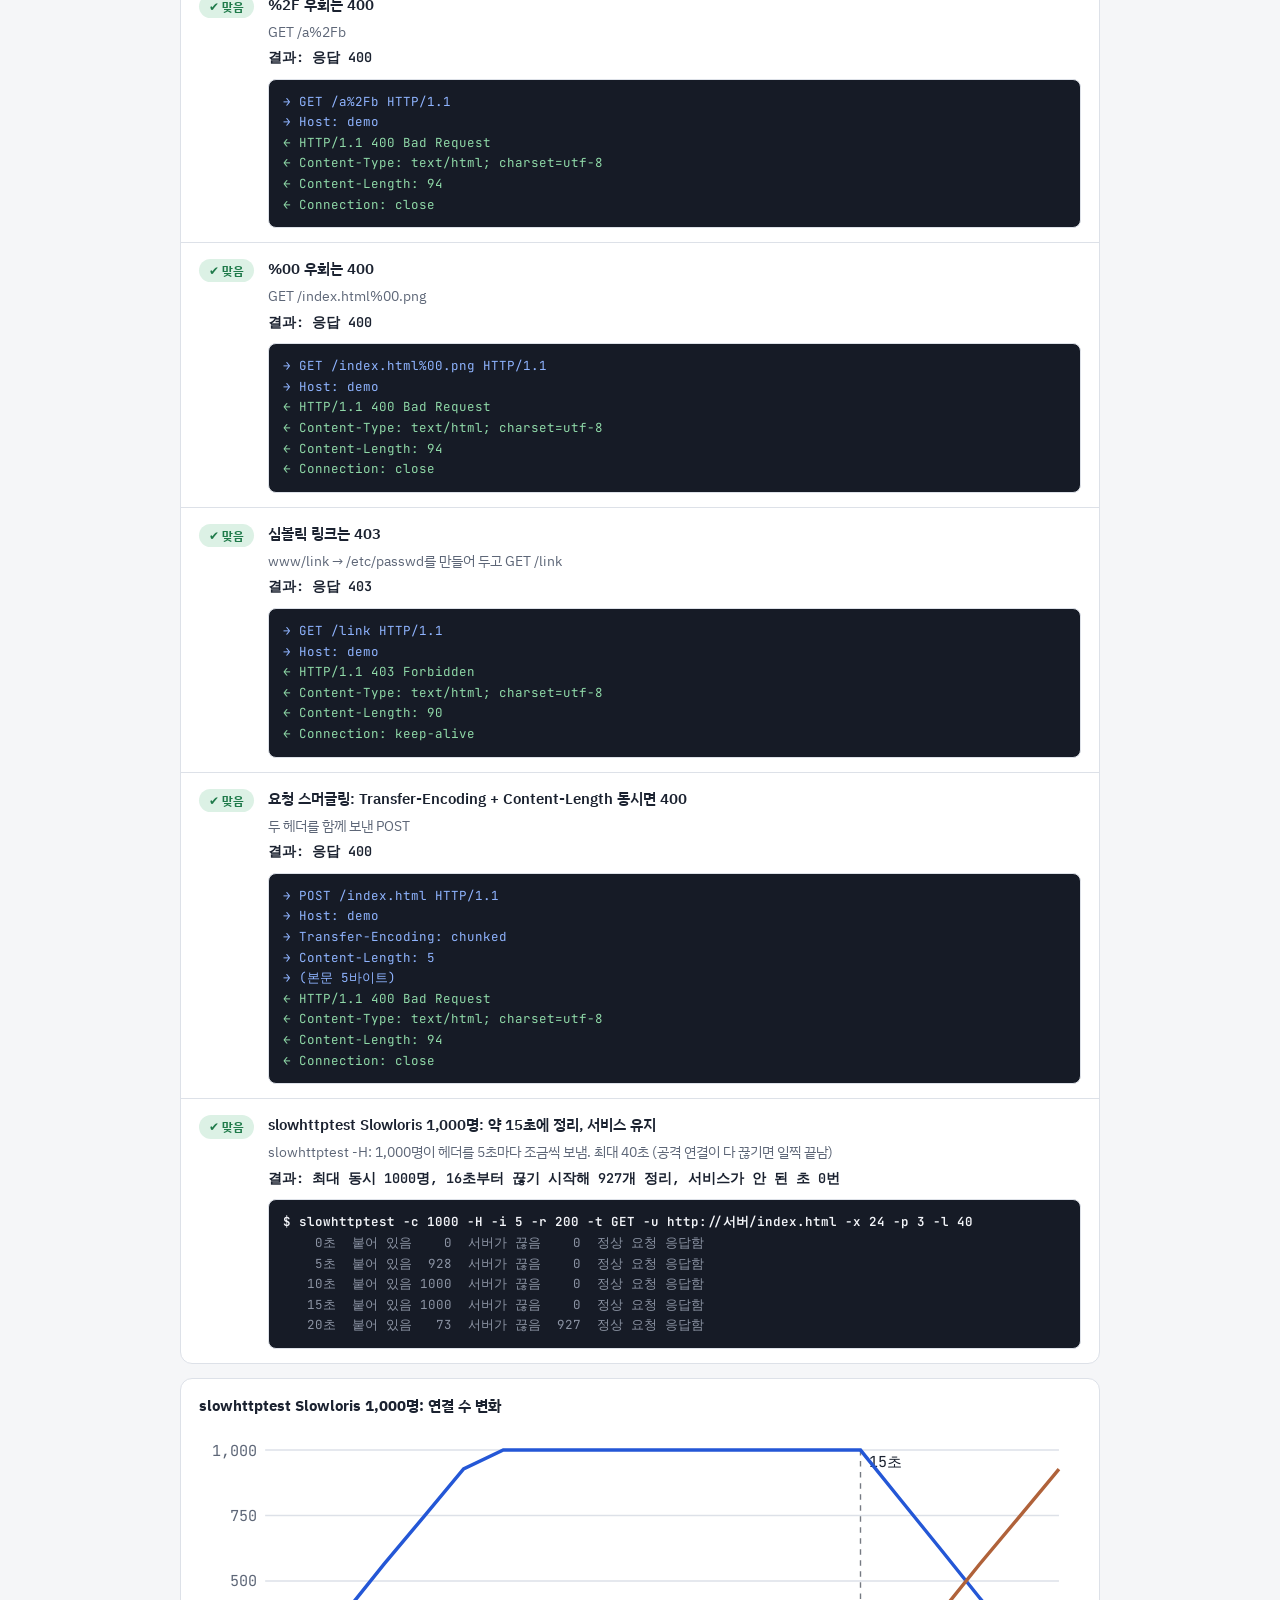
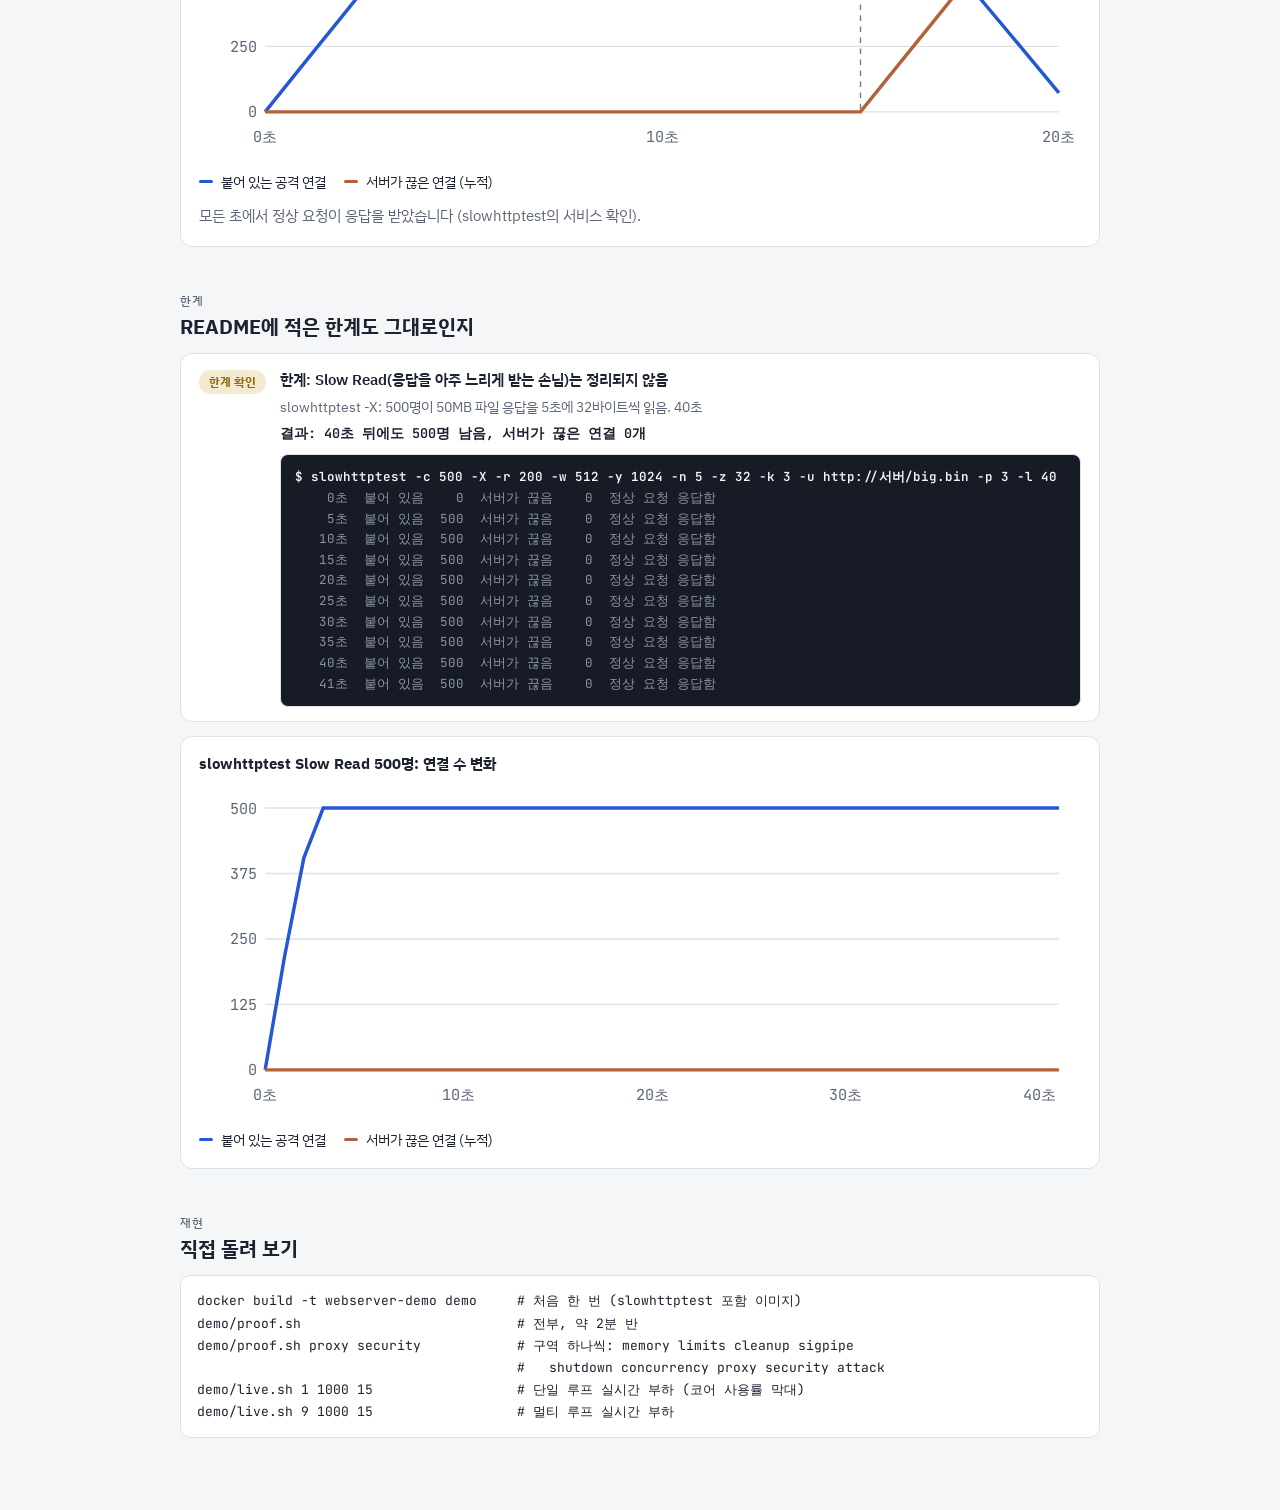
<file: demo/results/proof.html>
<!doctype html><meta charset="utf-8">
<meta name="viewport" content="width=device-width, initial-scale=1">
<title>README 주장 증명</title>
<meta name="claude:viewport-fit-sides" content="cover">
<link rel="preconnect" href="https://fonts.googleapis.com">
<link rel="stylesheet" href="https://fonts.googleapis.com/css2?family=IBM+Plex+Sans+KR:wght@400;500;700&family=JetBrains+Mono:wght@400;600&display=swap">
<style>
/* 레이아웃: 요약 한 줄 → README 순서(①~④, 검증, 한계)대로 주장 목록, 공격 그래프는 해당 구역 안에 */
:root {
  --bg: #f5f6f8;
  --surface: #ffffff;
  --fg: #1b2230;
  --muted: #5d6677;
  --line: #dde1e8;
  --accent: #2457d6;
  --accent-soft: #dbe5fb;
  --warm: #b0623a;
  --good: #1f7a4a;
  --good-soft: #dcf1e5;
  --bad: #b3261e;
  --bad-soft: #f8dedc;
  --limit: #8a6a12;
  --limit-soft: #f4ead0;
  --term-bg: #161b26;
  --term-fg: #d7dce6;
  --term-send: #8fb4ff;
  --term-recv: #8fd9a8;
  --term-cmd: #f3f5f9;
  --term-dim: #8b93a3;
  --font-body: "IBM Plex Sans KR", "Apple SD Gothic Neo", "Malgun Gothic", system-ui, sans-serif;
  --font-mono: "JetBrains Mono", ui-monospace, "Cascadia Mono", Consolas, monospace;
}
@media (prefers-color-scheme: dark) {
  :root:not([data-theme="light"]) {
    --bg: #12151b; --surface: #1a1e26; --fg: #e6e9ef; --muted: #9aa3b2; --line: #2b313c;
    --accent: #6f97ff; --accent-soft: #23314f; --warm: #e0956c;
    --good: #5cc28c; --good-soft: #1d3428; --bad: #ff8a80; --bad-soft: #3d2120;
    --limit: #e0c062; --limit-soft: #3a321b; color-scheme: dark;
  }
}
:root[data-theme="dark"] {
  --bg: #12151b; --surface: #1a1e26; --fg: #e6e9ef; --muted: #9aa3b2; --line: #2b313c;
  --accent: #6f97ff; --accent-soft: #23314f; --warm: #e0956c;
  --good: #5cc28c; --good-soft: #1d3428; --bad: #ff8a80; --bad-soft: #3d2120;
  --limit: #e0c062; --limit-soft: #3a321b; color-scheme: dark;
}
body { background: var(--bg); color: var(--fg); font-family: var(--font-body); font-size: 15px; line-height: 1.6; }
.page {
  max-width: 920px; margin: 0 auto;
  padding-left: max(16px, env(safe-area-inset-left, 0px));
  padding-right: max(16px, env(safe-area-inset-right, 0px));
  padding-block: 40px 64px;
  display: grid; gap: 44px;
}
h1, h2, h3 { text-wrap: balance; margin: 0; line-height: 1.25; }
h1 { font-size: clamp(26px, 4vw, 36px); }
h2 { font-size: 20px; }
h3 { font-size: 15px; }
p { margin: 0; }
.label { font-size: 12px; letter-spacing: 0.06em; color: var(--muted); font-weight: 500; }
.muted { color: var(--muted); }
header { display: grid; gap: 14px; }
.score { display: flex; align-items: baseline; gap: 14px; flex-wrap: wrap; }
.score b { font-family: var(--font-mono); font-size: 44px; line-height: 1; color: var(--good); font-variant-numeric: tabular-nums; }
.score span { font-size: 17px; }
.env { display: flex; gap: 8px 18px; flex-wrap: wrap; font-size: 13.5px; color: var(--muted); }
section { display: grid; gap: 14px; }
.section-head { display: grid; gap: 4px; }
.thesis { color: var(--muted); }
.claims { background: var(--surface); border: 1px solid var(--line); border-radius: 12px; }
.claim { display: grid; grid-template-columns: auto 1fr; gap: 4px 14px; padding: 14px 18px; border-top: 1px solid var(--line); }
.claim:first-child { border-top: 0; }
.chip { grid-row: span 4; align-self: start; font-size: 12px; font-weight: 700; padding: 2px 10px; border-radius: 999px; white-space: nowrap; margin-top: 2px; }
.chip.ok { background: var(--good-soft); color: var(--good); }
.chip.no { background: var(--bad-soft); color: var(--bad); }
.chip.limit { background: var(--limit-soft); color: var(--limit); }
.claim-text { font-weight: 600; min-width: 0; }
.claim-how { color: var(--muted); font-size: 14px; min-width: 0; }
.claim-evidence { font-family: var(--font-mono); font-size: 13.5px; font-variant-numeric: tabular-nums; min-width: 0; overflow-wrap: anywhere; font-weight: 600; }
.claim .term { grid-column: 2; margin-top: 6px; }
.term {
  background: var(--term-bg); color: var(--term-fg); border-radius: 8px; padding: 12px 14px;
  font-family: var(--font-mono); font-size: 12.5px; line-height: 1.65; overflow-x: auto; white-space: pre-wrap; overflow-wrap: anywhere; margin: 0;
}
.term .out { color: var(--term-send); }
.term .in { color: var(--term-recv); }
.term .cmd { color: var(--term-cmd); font-weight: 600; }
.term .note { color: var(--term-dim); }
.claim-label { font-size: 11.5px; letter-spacing: 0.05em; color: var(--muted); }
.claim-row { display: grid; gap: 2px; min-width: 0; }
.panel { background: var(--surface); border: 1px solid var(--line); border-radius: 12px; padding: 18px; display: grid; gap: 12px; min-width: 0; }
.legend { display: flex; gap: 18px; flex-wrap: wrap; font-size: 13.5px; }
.legend span { display: inline-flex; align-items: center; gap: 8px; }
.swatch { width: 14px; height: 3px; border-radius: 2px; display: inline-block; }
.svg-wrap svg { display: block; width: 100%; height: auto; }
.svg-wrap text { fill: var(--muted); font-family: var(--font-mono); font-size: 11px; }
.svg-wrap .grid { stroke: var(--line); stroke-width: 1; }
.svg-wrap .connected { stroke: var(--accent); stroke-width: 2.5; fill: none; }
.svg-wrap .closed { stroke: var(--warm); stroke-width: 2.5; fill: none; }
.svg-wrap .marker { stroke: var(--fg); stroke-width: 1; stroke-dasharray: 4 4; opacity: 0.6; }
.svg-wrap .marker-text { fill: var(--fg); }
.table-wrap { overflow-x: auto; }
table { border-collapse: collapse; width: 100%; font-size: 14px; min-width: 520px; }
th, td { padding: 8px 12px; text-align: right; border-bottom: 1px solid var(--line); white-space: nowrap; }
th { font-size: 12px; font-weight: 500; color: var(--muted); }
th:first-child, td:first-child { text-align: left; }
tbody tr:last-child td { border-bottom: 0; }
td.num { font-family: var(--font-mono); font-variant-numeric: tabular-nums; }
.err { color: var(--bad); }
.ok-text { color: var(--good); }
pre { margin: 0; background: var(--surface); border: 1px solid var(--line); border-radius: 10px; padding: 14px 16px; overflow-x: auto; font-family: var(--font-mono); font-size: 13px; line-height: 1.7; }
</style>

<div class="page">
  <header>
    <span class="label">WEEK 13 C 웹서버 + 리버스 프록시</span>
    <h1>README 주장 증명</h1>
    <div class="score"><b id="score"></b><span id="score-text"></span></div>
    <p class="muted" style="max-width: 64ch">README에 적은 숫자와 동작을 하나씩 실제 서버에 재현했습니다. 주장마다 검은 칸에 실제로 보낸 요청(→), 서버가 실제로 보낸 응답(←), 시각, 서버 로그, 메모리 수치를 그대로 담았습니다. 손으로 고친 줄은 없습니다.</p>
    <div class="env" id="env"></div>
  </header>

  <section id="s-memory">
    <div class="section-head"><span class="label">①</span><h2>메모리 관리</h2><p class="thesis">메모리는 유한하다 → 한 명당 적게 쓰고, 끝난 연결은 바로 회수</p></div>
    <div class="claims" id="c-memory"></div>
  </section>

  <section id="s-concurrency">
    <div class="section-head"><span class="label">②</span><h2>동시성</h2><p class="thesis">많은 요청을 동시에 → 스레드가 잠들지 않는 구조로</p></div>
    <div class="claims" id="c-concurrency"></div>
    <div class="panel" id="load-panel" hidden>
      <h3>wrk로 잰 처리량: 멀티 루프 9개 vs 단일 루프 (서버 코어 9개)</h3>
      <div class="table-wrap"><table>
        <thead><tr><th>동시 연결</th><th>멀티 루프 초당 요청</th><th>단일 루프 초당 요청</th><th>배수</th><th>멀티 타임아웃</th><th>단일 타임아웃</th></tr></thead>
        <tbody id="load-rows"></tbody>
      </table></div>
    </div>
  </section>

  <section id="s-proxy">
    <div class="section-head"><span class="label">③</span><h2>리버스 프록시</h2><p class="thesis">백엔드 한 대의 과부하 → 앞에서 받아 여러 대로 분산</p></div>
    <div class="claims" id="c-proxy"></div>
  </section>

  <section id="s-security">
    <div class="section-head"><span class="label">④</span><h2>보안</h2><p class="thesis">사용자가 많으면 공격도 섞인다</p></div>
    <div class="claims" id="c-security"></div>
    <div class="panel" id="slowloris-panel" hidden>
      <h3>slowhttptest Slowloris 1,000명: 연결 수 변화</h3>
      <div class="svg-wrap" id="slowloris-chart"></div>
      <div class="legend">
        <span><i class="swatch" style="background: var(--accent)"></i>붙어 있는 공격 연결</span>
        <span><i class="swatch" style="background: var(--warm)"></i>서버가 끊은 연결 (누적)</span>
      </div>
      <p class="muted">모든 초에서 정상 요청이 응답을 받았습니다 (slowhttptest의 서비스 확인).</p>
    </div>
  </section>

  <section id="s-limit">
    <div class="section-head"><span class="label">한계</span><h2>README에 적은 한계도 그대로인지</h2></div>
    <div class="claims" id="c-limit"></div>
    <div class="panel" id="slowread-panel" hidden>
      <h3>slowhttptest Slow Read 500명: 연결 수 변화</h3>
      <div class="svg-wrap" id="slowread-chart"></div>
      <div class="legend">
        <span><i class="swatch" style="background: var(--accent)"></i>붙어 있는 공격 연결</span>
        <span><i class="swatch" style="background: var(--warm)"></i>서버가 끊은 연결 (누적)</span>
      </div>
    </div>
  </section>

  <section>
    <div class="section-head"><span class="label">재현</span><h2>직접 돌려 보기</h2></div>
    <pre>docker build -t webserver-demo demo     # 처음 한 번 (slowhttptest 포함 이미지)
demo/proof.sh                           # 전부, 약 2분 반
demo/proof.sh proxy security            # 구역 하나씩: memory limits cleanup sigpipe
                                        #   shutdown concurrency proxy security attack
demo/live.sh 1 1000 15                  # 단일 루프 실시간 부하 (코어 사용률 막대)
demo/live.sh 9 1000 15                  # 멀티 루프 실시간 부하</pre>
  </section>
</div>

<script>
const DATA = {"proof": {"cores": 18, "results": [{"section": "memory", "claim": "연결 하나의 구조체는 320B", "how": "src/connection.h를 포함해 sizeof(conn_t)를 출력하는 C 파일을 컴파일해 실행", "log": [{"t": 0.0, "text": "$ cat size.c"}, {"t": 0.0, "text": "  int main (void) { printf(\"%zu\", sizeof(conn_t)); }"}, {"t": 0.28, "text": "$ cc -I src size.c -o size && ./size"}, {"t": 0.28, "text": "  320"}], "evidence": "320 바이트", "ok": true, "seconds": 0.28, "run": "memory"}, {"section": "memory", "claim": "버퍼는 필요할 때만 만든다 (가만히 있는 손님은 버퍼 없음)", "how": "손님 5,000명이 연결만 하고 아무것도 안 보낼 때 서버 메모리(/proc의 VmRSS) 변화", "log": [{"t": 0.0, "text": "$ webserver --root www --port 43193 --log-level info --max-connections 20000"}, {"t": 0.5, "text": "서버 VmRSS 1,728 kB   (손님 0명)"}, {"t": 0.65, "text": "→ 손님 5,000명 연결, 아무것도 안 보냄"}, {"t": 2.15, "text": "서버 VmRSS 2,736 kB   (+1,008 kB ÷ 5,000명 = 1명당 206바이트)"}], "evidence": "1명당 206 바이트", "ok": true, "seconds": 2.15, "run": "memory"}, {"section": "memory", "claim": "요청이 들어오면 그때 4KB 버퍼를 만든다", "how": "같은 5,000명이 요청 첫 줄만 보냈을 때 서버 메모리 변화", "log": [{"t": 0.06, "text": "→ 5,000명 모두 'GET /index.html HTTP/1.1' 한 줄만 보냄 (헤더는 아직)"}, {"t": 1.56, "text": "서버 VmRSS 23,184 kB   (+20,448 kB ÷ 5,000명 = 1명당 4.1 KB)"}], "evidence": "1명당 4.1 KB 더 씀", "ok": true, "seconds": 1.56, "run": "memory"}, {"section": "limits", "claim": "요청 줄 8KB 넘으면 414", "how": "URI가 9,000자인 GET", "log": [{"t": 0.0, "text": "→ GET /aaaaaaaaaaaaaaaaaaaaaaaaaaaaaaaaaaa …(총 9,014자)… aaaaaaa HTTP/1.1"}, {"t": 0.0, "text": "→ Host: demo"}, {"t": 0.0, "text": "← HTTP/1.1 414 URI Too Long"}, {"t": 0.0, "text": "← Content-Type: text/html; charset=utf-8"}, {"t": 0.0, "text": "← Content-Length: 96"}, {"t": 0.0, "text": "← Connection: close"}], "evidence": "응답 414", "ok": true, "seconds": 0.0, "run": "limits"}, {"section": "limits", "claim": "헤더 16KB 넘으면 431", "how": "17,000바이트짜리 헤더 하나", "log": [{"t": 0.0, "text": "→ GET / HTTP/1.1"}, {"t": 0.0, "text": "→ Host: demo"}, {"t": 0.0, "text": "→ X-Big: aaaaaaaaaaaaaaaaaaaaaaaaaaaaaaaaa …(총 17,007자)… aaaaaaaaaaaaaaaa"}, {"t": 0.0, "text": "← HTTP/1.1 431 Request Header Fields Too Large"}, {"t": 0.0, "text": "← Content-Type: text/html; charset=utf-8"}, {"t": 0.0, "text": "← Content-Length: 134"}, {"t": 0.0, "text": "← Connection: close"}], "evidence": "응답 431", "ok": true, "seconds": 0.0, "run": "limits"}, {"section": "limits", "claim": "본문 1MB 넘으면 413", "how": "Content-Length: 2,000,000인 POST (본문은 안 보냄)", "log": [{"t": 0.0, "text": "→ POST /index.html HTTP/1.1"}, {"t": 0.0, "text": "→ Host: demo"}, {"t": 0.0, "text": "→ Content-Length: 2000000"}, {"t": 0.0, "text": "← HTTP/1.1 413 Payload Too Large"}, {"t": 0.0, "text": "← Content-Type: text/html; charset=utf-8"}, {"t": 0.0, "text": "← Content-Length: 106"}, {"t": 0.0, "text": "← Connection: close"}], "evidence": "응답 413", "ok": true, "seconds": 0.0, "run": "limits"}, {"section": "cleanup", "claim": "아무것도 안 보내는 손님은 15초 뒤 정리", "how": "연결만 하고 가만히 있기", "log": [{"t": 0.0, "text": "[  0.0초] → 연결함. 아무것도 안 보내고 기다림"}, {"t": 15.0, "text": "[ 15.0초] ← 서버가 연결을 끊음"}], "evidence": "15.0초 뒤 끊김", "ok": true, "seconds": 15.0, "run": "cleanup"}, {"section": "cleanup", "claim": "응답을 받고 쉬는(keep-alive) 손님은 5초 뒤 정리", "how": "요청 하나 보내고 응답을 받은 뒤 가만히 있기", "log": [{"t": 0.0, "text": "[  0.0초] → GET /index.html (keep-alive)"}, {"t": 0.0, "text": "[  0.0초] ← HTTP/1.1 200 OK"}, {"t": 0.0, "text": "[  0.0초]   응답을 받았고, 이제 아무것도 안 보냄"}, {"t": 4.87, "text": "[  4.9초] ← 서버가 연결을 끊음"}], "evidence": "4.9초 뒤 끊김", "ok": true, "seconds": 4.87, "run": "cleanup"}, {"section": "security", "claim": "Slowloris: 요청 읽기는 총 15초 (헤더를 조금씩 보내도 갱신 안 함)", "how": "헤더를 1초에 한 줄씩 끝없이 보내기", "log": [{"t": 0.0, "text": "[  0.0초] → GET /index.html HTTP/1.1  (빈 줄은 영원히 안 보냄)"}, {"t": 1.0, "text": "[  1.0초] → X-Slow-0: a"}, {"t": 2.0, "text": "[  2.0초] → X-Slow-1: a"}, {"t": 5.0, "text": "[  5.0초] → X-Slow-4: a"}, {"t": 10.01, "text": "[ 10.0초] → X-Slow-9: a"}, {"t": 15.02, "text": "[ 15.0초] → X-Slow-14: a"}, {"t": 16.02, "text": "[ 16.0초] ← 서버가 연결을 끊음 (헤더 15줄 보낸 뒤)"}], "evidence": "16.0초 뒤 끊김", "ok": true, "seconds": 16.02, "run": "cleanup"}, {"section": "sigpipe", "claim": "쓰는 도중 손님이 끊어도(SIGPIPE 무시) 그 연결만 닫고 서버는 유지", "how": "50MB 파일을 받다가 1KB만 읽고 강제로 끊기(RST)를 30번 → 다른 요청", "log": [{"t": 0.0, "text": "서버 PID 72, 열린 fd 57개"}, {"t": 0.0, "text": "→ GET /big.bin, 1,000바이트 받고 RST로 끊음  (1번째)"}, {"t": 0.0, "text": "  … 같은 일을 30번"}, {"t": 0.02, "text": "→ GET /big.bin, 1,000바이트 받고 RST로 끊음  (30번째)"}, {"t": 1.02, "text": "서버 PID 72 살아 있음, 열린 fd 57개"}, {"t": 1.02, "text": "→ GET /index.html   ← 200 <html><body>hello</body></html>"}], "evidence": "서버 유지, 다음 요청 200, fd 57 → 57개", "ok": true, "seconds": 1.02, "run": "sigpipe"}, {"section": "shutdown", "claim": "SIGINT을 받으면 새 연결은 거절하고, 처리 중이던 응답은 끝까지 보내고 종료", "how": "3초 걸리는 프록시 요청을 보내 두고 SIGINT → 새로 접속 → 처리 중이던 응답 확인", "log": [{"t": 0.0, "text": "$ webserver --root www --port 39423 --log-level info --config proxy.conf"}, {"t": 0.0, "text": "  proxy.conf: route /py 127.0.0.1:50291"}, {"t": 0.0, "text": "[  0.0초] → GET /py/slow?seconds=3  (백엔드가 3초 뒤 응답)"}, {"t": 0.51, "text": "[  0.5초] $ kill -INT 93"}, {"t": 1.71, "text": "[  1.7초] → 새 손님 접속 시도   ← 연결 거절 (ECONNREFUSED)"}, {"t": 3.0, "text": "[  3.0초] ← 처리 중이던 요청: 200 late"}, {"t": 3.01, "text": "[  3.0초]   서버 프로세스 끝남, 종료 코드 0"}, {"t": 3.01, "text": "  서버 로그: [INFO] 종료 신호를 받음: 진행 중인 응답만 마저 보냄  (×18, 루프마다 한 줄)"}, {"t": 3.01, "text": "  서버 로그: [INFO] 정상 종료"}], "evidence": "새 접속 거절, 처리 중이던 응답 200, 종료 코드 0", "ok": true, "seconds": 3.01, "run": "shutdown"}, {"section": "concurrency", "claim": "루프 수 = 컴퓨터 코어 수 (시작할 때 읽어서 결정)", "how": "--loops 없이 띄운 서버의 시작 로그와 스레드 수", "log": [{"t": 0.0, "text": "$ nproc"}, {"t": 0.0, "text": "  18"}, {"t": 0.0, "text": "$ webserver --root www --port 43211 --log-level info"}, {"t": 0.0, "text": "  서버 로그: [INFO] 포트 43211에서 시작 (루트 /tmp/proof-www, 루프 18개)"}, {"t": 0.0, "text": "$ ls /proc/114/task | wc -l"}, {"t": 0.0, "text": "  19   (루프 18개 + 메인 1개)"}], "evidence": "코어 18개 → 루프 18개", "ok": true, "seconds": 0.0, "run": "concurrency"}, {"section": "concurrency", "claim": "연결 수는 모든 루프가 같이 쓰는 값 하나 (원자 연산)", "how": "루프 18개 서버를 최대 연결 4로 띄우고 4명 연결 → 5번째 손님 → 1명 나감", "log": [{"t": 0.0, "text": "$ webserver --root www --port 46587 --log-level info --max-connections 4"}, {"t": 0.0, "text": "[  0.0초] 손님 1 → GET /index.html   ← 200 (연결 유지)"}, {"t": 0.0, "text": "[  0.0초] 손님 2 → GET /index.html   ← 200 (연결 유지)"}, {"t": 0.0, "text": "[  0.0초] 손님 3 → GET /index.html   ← 200 (연결 유지)"}, {"t": 0.0, "text": "[  0.0초] 손님 4 → GET /index.html   ← 200 (연결 유지)"}, {"t": 0.0, "text": "[  0.0초] 손님 5 → GET /index.html"}, {"t": 1.51, "text": "[  1.5초] 손님 5   1.5초 동안 응답 없음 (커널 대기줄에서 기다리는 중)"}, {"t": 1.51, "text": "[  1.5초] 손님 4가 나감"}, {"t": 1.89, "text": "[  1.9초] 손님 5   ← 200"}], "evidence": "5번째는 기다렸다가 자리가 나자 200", "ok": true, "seconds": 1.89, "run": "concurrency"}, {"section": "proxy", "claim": "경로 규칙별 Round-Robin (루프가 여럿이어도 차례 하나)", "how": "백엔드 B1·B2·B3(자기 포트를 답함)을 /api에 두고 매번 새 연결로 6번 요청 (루프 18개)", "log": [{"t": 0.0, "text": "$ webserver --root www --port 42599 --log-level info --config proxy.conf"}, {"t": 0.0, "text": "  proxy.conf: route /api 127.0.0.1:59217 127.0.0.1:37115 127.0.0.1:43661"}, {"t": 0.0, "text": "  proxy.conf: backend_fail_timeout 10"}, {"t": 0.0, "text": "  B1=59217, B2=37115, B3=43661"}, {"t": 0.0, "text": "→ GET /api/hello   ← 200 backend 59217 | X-Forwarded-For: 127.0.0.1"}, {"t": 0.0, "text": "→ GET /api/hello   ← 200 backend 37115 | X-Forwarded-For: 127.0.0.1"}, {"t": 0.01, "text": "→ GET /api/hello   ← 200 backend 43661 | X-Forwarded-For: 127.0.0.1"}, {"t": 0.01, "text": "→ GET /api/hello   ← 200 backend 59217 | X-Forwarded-For: 127.0.0.1"}, {"t": 0.01, "text": "→ GET /api/hello   ← 200 backend 37115 | X-Forwarded-For: 127.0.0.1"}, {"t": 0.01, "text": "→ GET /api/hello   ← 200 backend 43661 | X-Forwarded-For: 127.0.0.1"}], "evidence": "B1 → B2 → B3 → B1 → B2 → B3", "ok": true, "seconds": 0.01, "run": "proxy"}, {"section": "security", "claim": "X-Forwarded-For 위조는 실제 주소로 덮어씀", "how": "X-Forwarded-For: 6.6.6.6을 넣어 /api 요청 → 백엔드가 실제로 받은 값", "log": [{"t": 0.0, "text": "→ GET /api/who HTTP/1.1"}, {"t": 0.0, "text": "→ Host: demo"}, {"t": 0.0, "text": "→ Connection: close"}, {"t": 0.0, "text": "→ X-Forwarded-For: 6.6.6.6"}, {"t": 0.0, "text": "← HTTP/1.1 200 OK"}, {"t": 0.0, "text": "← Content-Length: 43"}, {"t": 0.0, "text": "← Connection: close"}, {"t": 0.0, "text": "← backend 59217 | X-Forwarded-For: 127.0.0.1"}], "evidence": "백엔드가 받은 값 127.0.0.1", "ok": true, "seconds": 0.0, "run": "proxy"}, {"section": "proxy", "claim": "연결 실패한 백엔드는 10초 동안 뺌", "how": "B2를 죽이고 6번 요청", "log": [{"t": 0.0, "text": "$ kill B2 (포트 37115)"}, {"t": 0.0, "text": "→ GET /api/hello   ← 200 backend 43661 | X-Forwarded-For: 127.0.0.1"}, {"t": 0.0, "text": "→ GET /api/hello   ← 200 backend 43661 | X-Forwarded-For: 127.0.0.1"}, {"t": 0.0, "text": "→ GET /api/hello   ← 200 backend 59217 | X-Forwarded-For: 127.0.0.1"}, {"t": 0.0, "text": "→ GET /api/hello   ← 200 backend 43661 | X-Forwarded-For: 127.0.0.1"}, {"t": 0.01, "text": "→ GET /api/hello   ← 200 backend 43661 | X-Forwarded-For: 127.0.0.1"}, {"t": 0.01, "text": "→ GET /api/hello   ← 200 backend 59217 | X-Forwarded-For: 127.0.0.1"}], "evidence": "상태 200 200 200 200 200 200, 응답한 백엔드 B3 B3 B1 B3 B3 B1", "ok": true, "seconds": 0.01, "run": "proxy"}, {"section": "proxy", "claim": "백엔드가 전부 죽으면 502, 정적 파일은 프록시를 거치지 않음", "how": "백엔드 셋 다 죽이고 /api와 /index.html 요청", "log": [{"t": 0.0, "text": "$ kill B1 B3"}, {"t": 0.0, "text": "→ GET /api/hello   ← 502 <html><head><title>502 Bad Gateway</titl …(총 93자)… 1></body></html>"}, {"t": 0.0, "text": "→ GET /index.html   ← 200 <html><body>hello</body></html>"}], "evidence": "/api → 502, /index.html → 200", "ok": true, "seconds": 0.0, "run": "proxy"}, {"section": "proxy", "claim": "배압: 손님이 느리면 64KB에서 백엔드 읽기를 멈춤 (메모리 보호)", "how": "백엔드가 300MB를 보내는데 손님은 64KB만 읽고 멈춤 → 서버 메모리 변화", "log": [{"t": 0.0, "text": "서버 VmRSS 1,872 kB"}, {"t": 0.0, "text": "→ GET /py/big?mb=300   (백엔드가 300MB를 보냄)"}, {"t": 0.0, "text": "← 65,536바이트 받고 읽기를 멈춤"}, {"t": 1.0, "text": "  1초 뒤 서버 VmRSS 2,160 kB"}, {"t": 2.0, "text": "  2초 뒤 서버 VmRSS 2,160 kB"}, {"t": 3.0, "text": "  3초 뒤 서버 VmRSS 2,160 kB"}, {"t": 4.0, "text": "  4초 뒤 서버 VmRSS 2,160 kB"}], "evidence": "0.3 MB 늘어남 (쌓아 뒀다면 300MB)", "ok": true, "seconds": 4.0, "run": "proxy"}, {"section": "security", "claim": "../ 경로 이동은 404", "how": "GET /../etc/passwd (curl처럼 정리하지 않고 그대로)", "log": [{"t": 0.0, "text": "→ GET /../etc/passwd HTTP/1.1"}, {"t": 0.0, "text": "→ Host: demo"}, {"t": 0.0, "text": "← HTTP/1.1 404 Not Found"}, {"t": 0.0, "text": "← Content-Type: text/html; charset=utf-8"}, {"t": 0.0, "text": "← Content-Length: 90"}, {"t": 0.0, "text": "← Connection: keep-alive"}], "evidence": "응답 404", "ok": true, "seconds": 0.0, "run": "security"}, {"section": "security", "claim": "숨김 파일 .env는 404", "how": "www/.env를 만들어 두고 GET /.env", "log": [{"t": 0.0, "text": "→ GET /.env HTTP/1.1"}, {"t": 0.0, "text": "→ Host: demo"}, {"t": 0.0, "text": "← HTTP/1.1 404 Not Found"}, {"t": 0.0, "text": "← Content-Type: text/html; charset=utf-8"}, {"t": 0.0, "text": "← Content-Length: 90"}, {"t": 0.0, "text": "← Connection: keep-alive"}], "evidence": "응답 404", "ok": true, "seconds": 0.0, "run": "security"}, {"section": "security", "claim": "%2F 우회는 400", "how": "GET /a%2Fb", "log": [{"t": 0.0, "text": "→ GET /a%2Fb HTTP/1.1"}, {"t": 0.0, "text": "→ Host: demo"}, {"t": 0.0, "text": "← HTTP/1.1 400 Bad Request"}, {"t": 0.0, "text": "← Content-Type: text/html; charset=utf-8"}, {"t": 0.0, "text": "← Content-Length: 94"}, {"t": 0.0, "text": "← Connection: close"}], "evidence": "응답 400", "ok": true, "seconds": 0.0, "run": "security"}, {"section": "security", "claim": "%00 우회는 400", "how": "GET /index.html%00.png", "log": [{"t": 0.0, "text": "→ GET /index.html%00.png HTTP/1.1"}, {"t": 0.0, "text": "→ Host: demo"}, {"t": 0.0, "text": "← HTTP/1.1 400 Bad Request"}, {"t": 0.0, "text": "← Content-Type: text/html; charset=utf-8"}, {"t": 0.0, "text": "← Content-Length: 94"}, {"t": 0.0, "text": "← Connection: close"}], "evidence": "응답 400", "ok": true, "seconds": 0.0, "run": "security"}, {"section": "security", "claim": "심볼릭 링크는 403", "how": "www/link → /etc/passwd를 만들어 두고 GET /link", "log": [{"t": 0.0, "text": "→ GET /link HTTP/1.1"}, {"t": 0.0, "text": "→ Host: demo"}, {"t": 0.0, "text": "← HTTP/1.1 403 Forbidden"}, {"t": 0.0, "text": "← Content-Type: text/html; charset=utf-8"}, {"t": 0.0, "text": "← Content-Length: 90"}, {"t": 0.0, "text": "← Connection: keep-alive"}], "evidence": "응답 403", "ok": true, "seconds": 0.0, "run": "security"}, {"section": "security", "claim": "요청 스머글링: Transfer-Encoding + Content-Length 동시면 400", "how": "두 헤더를 함께 보낸 POST", "log": [{"t": 0.0, "text": "→ POST /index.html HTTP/1.1"}, {"t": 0.0, "text": "→ Host: demo"}, {"t": 0.0, "text": "→ Transfer-Encoding: chunked"}, {"t": 0.0, "text": "→ Content-Length: 5"}, {"t": 0.0, "text": "→ (본문 5바이트)"}, {"t": 0.0, "text": "← HTTP/1.1 400 Bad Request"}, {"t": 0.0, "text": "← Content-Type: text/html; charset=utf-8"}, {"t": 0.0, "text": "← Content-Length: 94"}, {"t": 0.0, "text": "← Connection: close"}], "evidence": "응답 400", "ok": true, "seconds": 0.0, "run": "security"}, {"section": "attack", "claim": "slowhttptest Slowloris 1,000명: 약 15초에 정리, 서비스 유지", "how": "slowhttptest -H: 1,000명이 헤더를 5초마다 조금씩 보냄. 최대 40초 (공격 연결이 다 끊기면 일찍 끝남)", "log": [{"t": 0.0, "text": "$ slowhttptest -c 1000 -H -i 5 -r 200 -t GET -u http://서버/index.html -x 24 -p 3 -l 40"}, {"t": 20.47, "text": "    0초  붙어 있음    0  서버가 끊음    0  정상 요청 응답함"}, {"t": 20.47, "text": "    5초  붙어 있음  928  서버가 끊음    0  정상 요청 응답함"}, {"t": 20.47, "text": "   10초  붙어 있음 1000  서버가 끊음    0  정상 요청 응답함"}, {"t": 20.47, "text": "   15초  붙어 있음 1000  서버가 끊음    0  정상 요청 응답함"}, {"t": 20.47, "text": "   20초  붙어 있음   73  서버가 끊음  927  정상 요청 응답함"}], "evidence": "최대 동시 1000명, 16초부터 끊기 시작해 927개 정리, 서비스가 안 된 초 0번", "ok": true, "seconds": 20.47, "run": "attack"}, {"section": "attack", "claim": "한계: Slow Read(응답을 아주 느리게 받는 손님)는 정리되지 않음", "how": "slowhttptest -X: 500명이 50MB 파일 응답을 5초에 32바이트씩 읽음. 40초", "log": [{"t": 0.0, "text": "$ slowhttptest -c 500 -X -r 200 -w 512 -y 1024 -n 5 -z 32 -k 3 -u http://서버/big.bin -p 3 -l 40"}, {"t": 41.16, "text": "    0초  붙어 있음    0  서버가 끊음    0  정상 요청 응답함"}, {"t": 41.16, "text": "    5초  붙어 있음  500  서버가 끊음    0  정상 요청 응답함"}, {"t": 41.16, "text": "   10초  붙어 있음  500  서버가 끊음    0  정상 요청 응답함"}, {"t": 41.16, "text": "   15초  붙어 있음  500  서버가 끊음    0  정상 요청 응답함"}, {"t": 41.16, "text": "   20초  붙어 있음  500  서버가 끊음    0  정상 요청 응답함"}, {"t": 41.16, "text": "   25초  붙어 있음  500  서버가 끊음    0  정상 요청 응답함"}, {"t": 41.16, "text": "   30초  붙어 있음  500  서버가 끊음    0  정상 요청 응답함"}, {"t": 41.16, "text": "   35초  붙어 있음  500  서버가 끊음    0  정상 요청 응답함"}, {"t": 41.16, "text": "   40초  붙어 있음  500  서버가 끊음    0  정상 요청 응답함"}, {"t": 41.16, "text": "   41초  붙어 있음  500  서버가 끊음    0  정상 요청 응답함"}], "evidence": "40초 뒤에도 500명 남음, 서버가 끊은 연결 0개", "ok": true, "seconds": 41.16, "run": "attack"}]}, "slowloris": [{"t": 0, "connected": 0, "closed": 0, "up": true}, {"t": 1, "connected": 189, "closed": 0, "up": true}, {"t": 2, "connected": 376, "closed": 0, "up": true}, {"t": 3, "connected": 565, "closed": 0, "up": true}, {"t": 4, "connected": 746, "closed": 0, "up": true}, {"t": 5, "connected": 928, "closed": 0, "up": true}, {"t": 6, "connected": 1000, "closed": 0, "up": true}, {"t": 7, "connected": 1000, "closed": 0, "up": true}, {"t": 8, "connected": 1000, "closed": 0, "up": true}, {"t": 9, "connected": 1000, "closed": 0, "up": true}, {"t": 10, "connected": 1000, "closed": 0, "up": true}, {"t": 11, "connected": 1000, "closed": 0, "up": true}, {"t": 12, "connected": 1000, "closed": 0, "up": true}, {"t": 13, "connected": 1000, "closed": 0, "up": true}, {"t": 14, "connected": 1000, "closed": 0, "up": true}, {"t": 15, "connected": 1000, "closed": 0, "up": true}, {"t": 16, "connected": 812, "closed": 188, "up": true}, {"t": 17, "connected": 625, "closed": 375, "up": true}, {"t": 18, "connected": 436, "closed": 564, "up": true}, {"t": 19, "connected": 255, "closed": 745, "up": true}, {"t": 20, "connected": 73, "closed": 927, "up": true}], "slowread": [{"t": 0, "connected": 0, "closed": 0, "up": true}, {"t": 1, "connected": 216, "closed": 0, "up": true}, {"t": 2, "connected": 405, "closed": 0, "up": true}, {"t": 3, "connected": 500, "closed": 0, "up": true}, {"t": 4, "connected": 500, "closed": 0, "up": true}, {"t": 5, "connected": 500, "closed": 0, "up": true}, {"t": 6, "connected": 500, "closed": 0, "up": true}, {"t": 7, "connected": 500, "closed": 0, "up": true}, {"t": 8, "connected": 500, "closed": 0, "up": true}, {"t": 9, "connected": 500, "closed": 0, "up": true}, {"t": 10, "connected": 500, "closed": 0, "up": true}, {"t": 11, "connected": 500, "closed": 0, "up": true}, {"t": 12, "connected": 500, "closed": 0, "up": true}, {"t": 13, "connected": 500, "closed": 0, "up": true}, {"t": 14, "connected": 500, "closed": 0, "up": true}, {"t": 15, "connected": 500, "closed": 0, "up": true}, {"t": 16, "connected": 500, "closed": 0, "up": true}, {"t": 17, "connected": 500, "closed": 0, "up": true}, {"t": 18, "connected": 500, "closed": 0, "up": true}, {"t": 19, "connected": 500, "closed": 0, "up": true}, {"t": 20, "connected": 500, "closed": 0, "up": true}, {"t": 21, "connected": 500, "closed": 0, "up": true}, {"t": 22, "connected": 500, "closed": 0, "up": true}, {"t": 23, "connected": 500, "closed": 0, "up": true}, {"t": 24, "connected": 500, "closed": 0, "up": true}, {"t": 25, "connected": 500, "closed": 0, "up": true}, {"t": 26, "connected": 500, "closed": 0, "up": true}, {"t": 27, "connected": 500, "closed": 0, "up": true}, {"t": 28, "connected": 500, "closed": 0, "up": true}, {"t": 29, "connected": 500, "closed": 0, "up": true}, {"t": 30, "connected": 500, "closed": 0, "up": true}, {"t": 31, "connected": 500, "closed": 0, "up": true}, {"t": 32, "connected": 500, "closed": 0, "up": true}, {"t": 33, "connected": 500, "closed": 0, "up": true}, {"t": 34, "connected": 500, "closed": 0, "up": true}, {"t": 35, "connected": 500, "closed": 0, "up": true}, {"t": 36, "connected": 500, "closed": 0, "up": true}, {"t": 37, "connected": 500, "closed": 0, "up": true}, {"t": 38, "connected": 500, "closed": 0, "up": true}, {"t": 39, "connected": 500, "closed": 0, "up": true}, {"t": 40, "connected": 500, "closed": 0, "up": true}, {"t": 41, "connected": 500, "closed": 0, "up": true}], "load": {"tool": "wrk", "runs": [{"rps": 171700, "ok": 3448706, "not_ok": 0, "timeouts": 0, "socket_errors": 0, "p50_ms": 0.39, "p99_ms": 14.87, "max_ms": 78.73, "seconds": 20.1, "loops": 9, "connections": 100}, {"rps": 195651, "ok": 3932990, "not_ok": 0, "timeouts": 0, "socket_errors": 0, "p50_ms": 3.83, "p99_ms": 40.96, "max_ms": 183.61, "seconds": 20.1, "loops": 9, "connections": 1000}, {"rps": 140400, "ok": 2820482, "not_ok": 0, "timeouts": 0, "socket_errors": 0, "p50_ms": 63.77, "p99_ms": 148.93, "max_ms": 384.71, "seconds": 20.1, "loops": 9, "connections": 10000}, {"rps": 53570, "ok": 1074021, "not_ok": 0, "timeouts": 0, "socket_errors": 0, "p50_ms": 1.57, "p99_ms": 5.07, "max_ms": 29.71, "seconds": 20.1, "loops": 1, "connections": 100}, {"rps": 39635, "ok": 796548, "not_ok": 0, "timeouts": 0, "socket_errors": 0, "p50_ms": 24.27, "p99_ms": 46.99, "max_ms": 212.75, "seconds": 20.1, "loops": 1, "connections": 1000}, {"rps": 34849, "ok": 699649, "not_ok": 0, "timeouts": 3942, "socket_errors": 0, "p50_ms": 264.59, "p99_ms": 363.88, "max_ms": 1990.0, "seconds": 20.1, "loops": 1, "connections": 10000}]}};
const fmt = n => n.toLocaleString("ko-KR");
const GROUP = r => {
  if (r.claim.startsWith("한계")) { return "limit"; }
  if (["memory", "limits", "cleanup", "sigpipe", "shutdown"].includes(r.section)) { return "memory"; }
  if (r.section === "attack") { return "security"; }
  return r.section;
};
const escape = text => String(text).replace(/[&<>]/g, c => ({ "&": "&amp;", "<": "&lt;", ">": "&gt;" }[c]));

function fillHeader() {
  const results = DATA.proof.results;
  const passed = results.filter(r => r.ok).length;
  document.getElementById("score").textContent = `${passed}/${results.length}`;
  document.getElementById("score-text").textContent =
    passed === results.length ? "주장 모두 README에 적힌 대로 재현됨" : `${results.length - passed}개는 README와 다르게 나옴`;
  document.getElementById("env").innerHTML = [
    "Docker Ubuntu 24.04", `코어 ${DATA.proof.cores}개 → 루프 ${DATA.proof.cores}개`, "멀티 루프 적용 버전 (main)",
    "외부 도구: slowhttptest 1.9, wrk 4.2",
  ].map(t => `<span>${t}</span>`).join("");
}

function fillClaims() {
  DATA.proof.results.forEach(r => {
    const group = GROUP(r);
    const box = document.getElementById("c-" + group);
    if (!box) { return; }
    const chip = !r.ok ? '<span class="chip no">다름</span>'
      : group === "limit" ? '<span class="chip limit">한계 확인</span>' : '<span class="chip ok">✔ 맞음</span>';
    const row = document.createElement("div");
    row.className = "claim";
    const lines = (r.log || []).map(entry => typeof entry === "string" ? entry : entry.text).map(line => {
      const text = escape(line);
      const kind = /^(\[[ \d.]+초\] )?→/.test(line) || line.includes(" → ") && !line.includes("←") ? "out"
        : line.includes("←") ? "in" : /^(\[[ \d.]+초\] )?\$/.test(line) ? "cmd" : "note";
      return `<span class="${kind}">${text}</span>`;
    }).join("\n");
    row.innerHTML = chip + `<div class="claim-text">${escape(r.claim)}</div>` +
      `<div class="claim-how">${escape(r.how)}</div>` +
      `<div class="claim-evidence">결과: ${escape(r.evidence)}</div>` +
      (lines ? `<pre class="term">${lines}</pre>` : "");
    box.appendChild(row);
  });
}

function fillLoad() {
  const load = DATA.load;
  if (!load) { return; }
  const multi = Math.max(...load.runs.map(r => r.loops));
  const levels = [...new Set(load.runs.map(r => r.connections))].sort((a, b) => a - b);
  const find = (loops, c) => load.runs.find(r => r.loops === loops && r.connections === c);
  document.getElementById("load-rows").innerHTML = levels.map(c => {
    const m = find(multi, c), s = find(1, c);
    return `<tr><td>${fmt(c)}</td><td class="num">${fmt(m.rps)}</td><td class="num">${fmt(s.rps)}</td>` +
      `<td class="num">${(m.rps / s.rps).toFixed(1)}배</td>` +
      `<td class="num ${m.timeouts ? "err" : "ok-text"}">${fmt(m.timeouts)}</td>` +
      `<td class="num ${s.timeouts ? "err" : "ok-text"}">${fmt(s.timeouts)}</td></tr>`;
  }).join("");
  document.getElementById("load-panel").hidden = false;
}

function drawAttack(rows, targetId, panelId, markerSeconds) {
  if (!rows.length) { return; }
  document.getElementById(panelId).hidden = false;
  const width = 640, height = 240, left = 48, right = 16, top = 16, bottom = 34;
  const maxT = rows[rows.length - 1].t;
  const maxY = Math.max(...rows.map(r => Math.max(r.connected, r.closed)));
  const yTop = Math.ceil(maxY / 250) * 250 || 250;
  const x = t => left + t / maxT * (width - left - right);
  const y = v => top + (1 - v / yTop) * (height - top - bottom);
  let svg = `<svg viewBox="0 0 ${width} ${height}" role="img" aria-label="공격 연결 수 변화">`;
  for (let v = 0; v <= yTop; v += yTop / 4) {
    svg += `<line class="grid" x1="${left}" x2="${width - right}" y1="${y(v)}" y2="${y(v)}"/>` +
      `<text x="${left - 6}" y="${y(v) + 4}" text-anchor="end">${fmt(v)}</text>`;
  }
  for (let t = 0; t <= maxT; t += 10) {
    svg += `<text x="${x(t)}" y="${height - 12}" text-anchor="middle">${t}초</text>`;
  }
  if (markerSeconds) {
    svg += `<line class="marker" x1="${x(markerSeconds)}" x2="${x(markerSeconds)}" y1="${top}" y2="${height - bottom}"/>` +
      `<text class="marker-text" x="${x(markerSeconds) + 6}" y="${top + 12}">${markerSeconds}초</text>`;
  }
  svg += `<polyline class="connected" points="${rows.map(r => `${x(r.t)},${y(r.connected)}`).join(" ")}"/>`;
  svg += `<polyline class="closed" points="${rows.map(r => `${x(r.t)},${y(r.closed)}`).join(" ")}"/>`;
  svg += "</svg>";
  document.getElementById(targetId).innerHTML = svg;
}

fillHeader();
fillClaims();
fillLoad();
drawAttack(DATA.slowloris, "slowloris-chart", "slowloris-panel", 15);
drawAttack(DATA.slowread, "slowread-chart", "slowread-panel", 0);
</script>
</file>
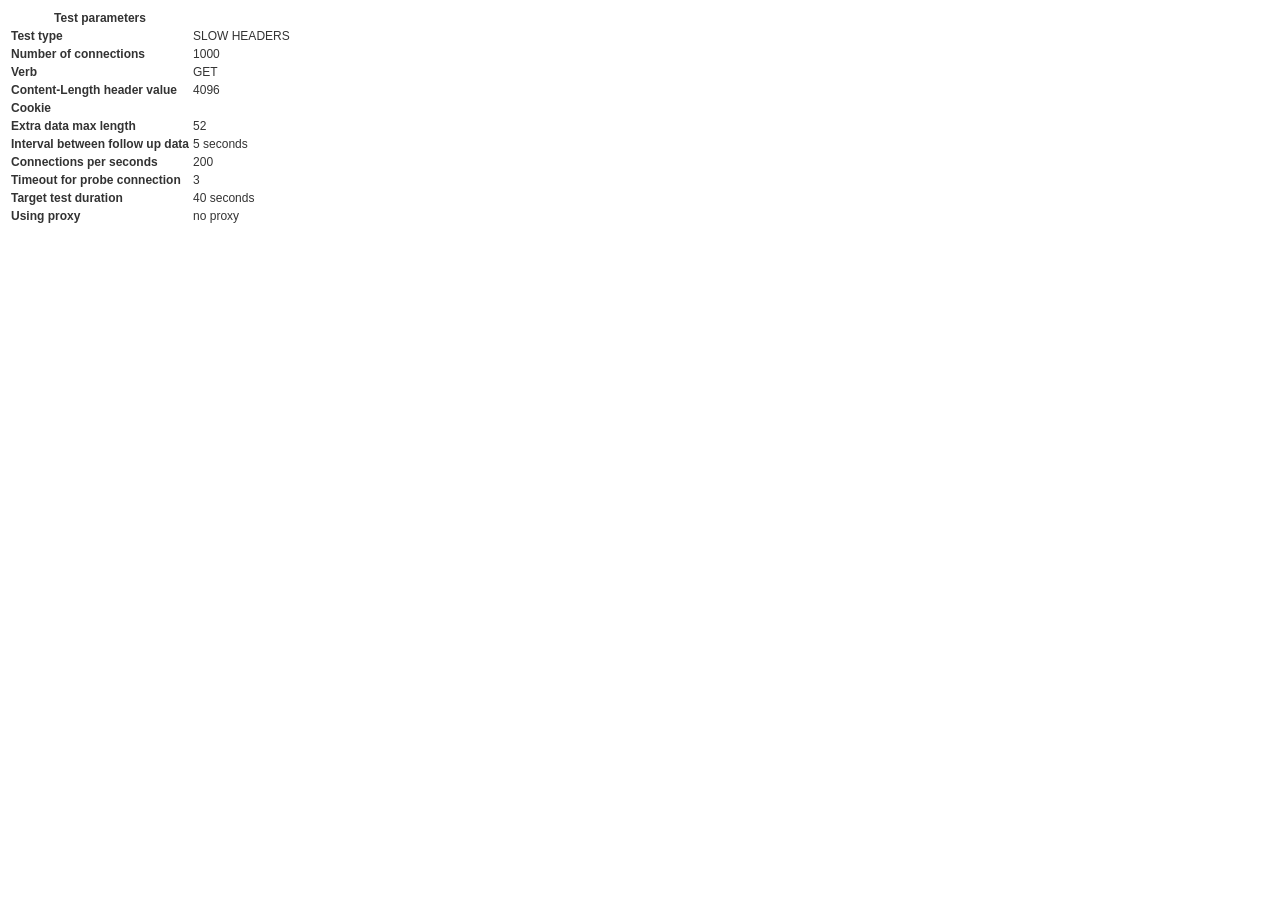
<file: demo/results/proof/slowloris.html>
<!-- SlowHTTPTest Analysis chart (c) Sergey Shekyan, Victor Agababov 2011  -->
 <html>
   <head>
   <style>
     body { font: 12px/18px "Lucida Grande", "Lucida Sans Unicode", Helvetica, Arial, Verdana, sans-serif; background-color: transparent; color: #333; -webkit-font-smoothing: antialiased; } 
     .slow_results {font-size: 12px; } 
     </style>
     <script type="text/javascript" src="https://www.google.com/jsapi"></script>
     <script type="text/javascript">
       google.load("visualization", "1", {packages:["corechart"]});
       google.setOnLoadCallback(drawChart);
       function drawChart() {
         var data = new google.visualization.DataTable();
         data.addColumn('string', 'Seconds');
         data.addColumn('number', 'Closed');
         data.addColumn('number', 'Pending');
         data.addColumn('number', 'Connected');
         data.addColumn('number', 'Service available');
         data.addRows([
['0',0,1,0,1000],
['1',0,1,189,1000],
['2',0,1,376,1000],
['3',0,1,565,1000],
['4',0,1,746,1000],
['5',0,1,928,1000],
['6',0,0,1000,1000],
['7',0,0,1000,1000],
['8',0,0,1000,1000],
['9',0,0,1000,1000],
['10',0,0,1000,1000],
['11',0,0,1000,1000],
['12',0,0,1000,1000],
['13',0,0,1000,1000],
['14',0,0,1000,1000],
['15',0,0,1000,1000],
['16',188,0,812,1000],
['17',375,0,625,1000],
['18',564,0,436,1000],
['19',745,0,255,1000],
['20',927,0,73,1000],
        ]);
         var chart = new google.visualization.AreaChart(document.getElementById('chart_div'));
         chart.draw(data, {'width': 600, 'height': 360, 'title': 'Test results against http://127.0.0.1:48403/index.html',         hAxis: {'title': 'Seconds', 'titleTextStyle': {color: '#FF0000'}},
         vAxis: {'title': 'Connections', 'titleTextStyle': {color: '#FF0000'}, 'viewWindowMode':'maximized'}
     });
     }
     </script>
     <title>SlowHTTPTest(tm) Connection Results</title>
   </head>
   <body>
   <p><table class='slow_results' border='0'><tr><th>Test parameters</th></tr><tr><td><b>Test type</b></td><td>SLOW HEADERS</td></tr><tr><td><b>Number of connections</b></td><td>1000</td></tr><tr><td><b>Verb</b></td><td>GET</td></tr><tr><td><b>Content-Length header value</b></td><td>4096</td></tr><tr><td><b>Cookie</b></td><td></td></tr><tr><td><b>Extra data max length</b></td><td>52</td></tr><tr><td><b>Interval between follow up data</b></td><td>5 seconds</td></tr><tr><td><b>Connections per seconds</b></td><td>200</td></tr><tr><td><b>Timeout for probe connection</b></td><td>3</td></tr><tr><td><b>Target test duration</b></td><td>40 seconds</td></tr><tr><td><b>Using proxy</b></td><td>no proxy  </td></tr></table></p>
     <div id="chart_div"></div>
   </body>
 </html>
</file>
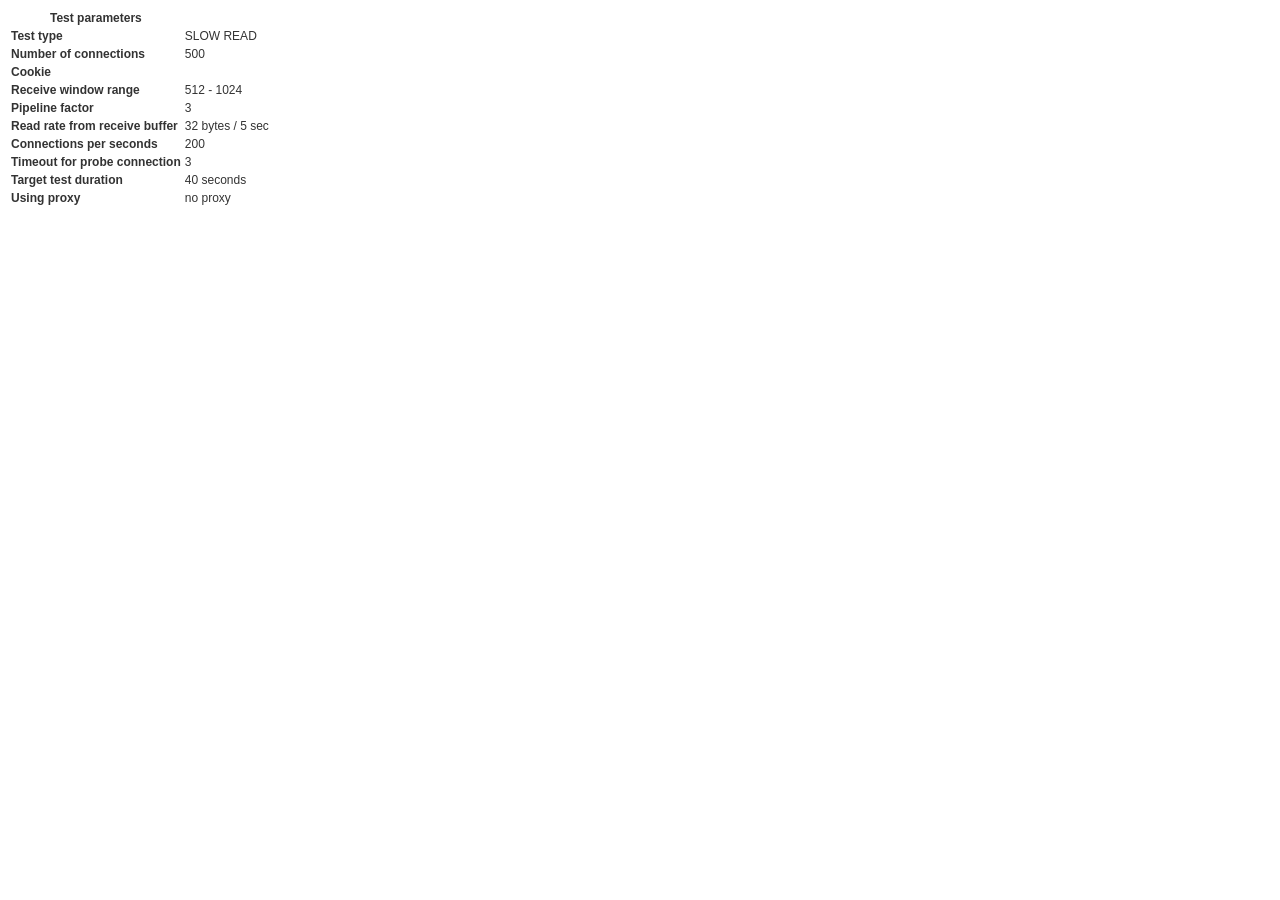
<file: demo/results/proof/slowread.html>
<!-- SlowHTTPTest Analysis chart (c) Sergey Shekyan, Victor Agababov 2011  -->
 <html>
   <head>
   <style>
     body { font: 12px/18px "Lucida Grande", "Lucida Sans Unicode", Helvetica, Arial, Verdana, sans-serif; background-color: transparent; color: #333; -webkit-font-smoothing: antialiased; } 
     .slow_results {font-size: 12px; } 
     </style>
     <script type="text/javascript" src="https://www.google.com/jsapi"></script>
     <script type="text/javascript">
       google.load("visualization", "1", {packages:["corechart"]});
       google.setOnLoadCallback(drawChart);
       function drawChart() {
         var data = new google.visualization.DataTable();
         data.addColumn('string', 'Seconds');
         data.addColumn('number', 'Closed');
         data.addColumn('number', 'Pending');
         data.addColumn('number', 'Connected');
         data.addColumn('number', 'Service available');
         data.addRows([
['0',0,1,0,500],
['1',0,1,216,500],
['2',0,1,405,500],
['3',0,0,500,500],
['4',0,0,500,500],
['5',0,0,500,500],
['6',0,0,500,500],
['7',0,0,500,500],
['8',0,0,500,500],
['9',0,0,500,500],
['10',0,0,500,500],
['11',0,0,500,500],
['12',0,0,500,500],
['13',0,0,500,500],
['14',0,0,500,500],
['15',0,0,500,500],
['16',0,0,500,500],
['17',0,0,500,500],
['18',0,0,500,500],
['19',0,0,500,500],
['20',0,0,500,500],
['21',0,0,500,500],
['22',0,0,500,500],
['23',0,0,500,500],
['24',0,0,500,500],
['25',0,0,500,500],
['26',0,0,500,500],
['27',0,0,500,500],
['28',0,0,500,500],
['29',0,0,500,500],
['30',0,0,500,500],
['31',0,0,500,500],
['32',0,0,500,500],
['33',0,0,500,500],
['34',0,0,500,500],
['35',0,0,500,500],
['36',0,0,500,500],
['37',0,0,500,500],
['38',0,0,500,500],
['39',0,0,500,500],
['40',0,0,500,500],
['41',0,0,500,500],
        ]);
         var chart = new google.visualization.AreaChart(document.getElementById('chart_div'));
         chart.draw(data, {'width': 600, 'height': 360, 'title': 'Test results against http://127.0.0.1:48403/big.bin',         hAxis: {'title': 'Seconds', 'titleTextStyle': {color: '#FF0000'}},
         vAxis: {'title': 'Connections', 'titleTextStyle': {color: '#FF0000'}, 'viewWindowMode':'maximized'}
     });
     }
     </script>
     <title>SlowHTTPTest(tm) Connection Results</title>
   </head>
   <body>
   <p><table class='slow_results' border='0'><tr><th>Test parameters</th></tr><tr><td><b>Test type</b></td><td>SLOW READ</td></tr><tr><td><b>Number of connections</b></td><td>500</td></tr><tr><td><b>Cookie</b></td><td></td></tr><tr><td><b>Receive window range</b></td><td>512 - 1024</td></tr><tr><td><b>Pipeline factor</b></td><td>3</td></tr><tr><td><b>Read rate from receive buffer</b></td><td>32 bytes / 5 sec</td></tr><tr><td><b>Connections per seconds</b></td><td>200</td></tr><tr><td><b>Timeout for probe connection</b></td><td>3</td></tr><tr><td><b>Target test duration</b></td><td>40 seconds</td></tr><tr><td><b>Using proxy</b></td><td>no proxy  </td></tr></table></p>
     <div id="chart_div"></div>
   </body>
 </html>
</file>
